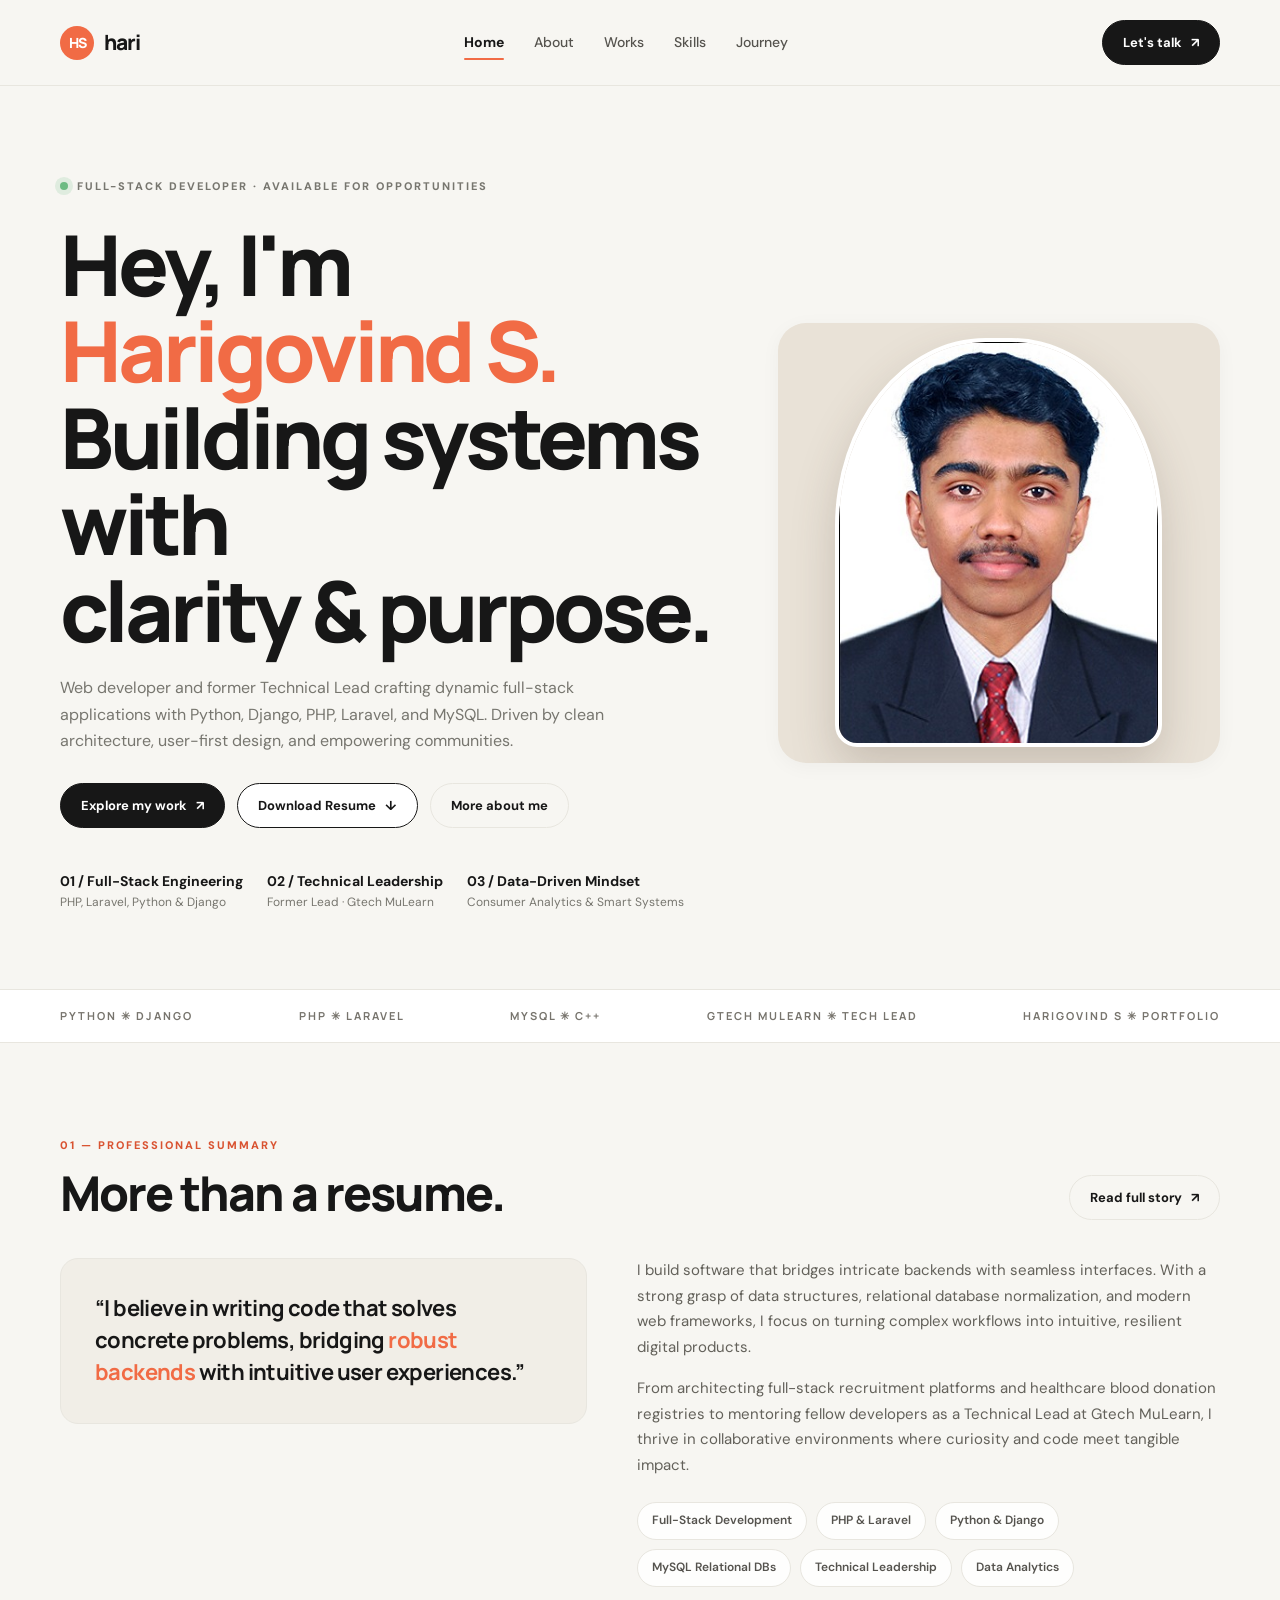
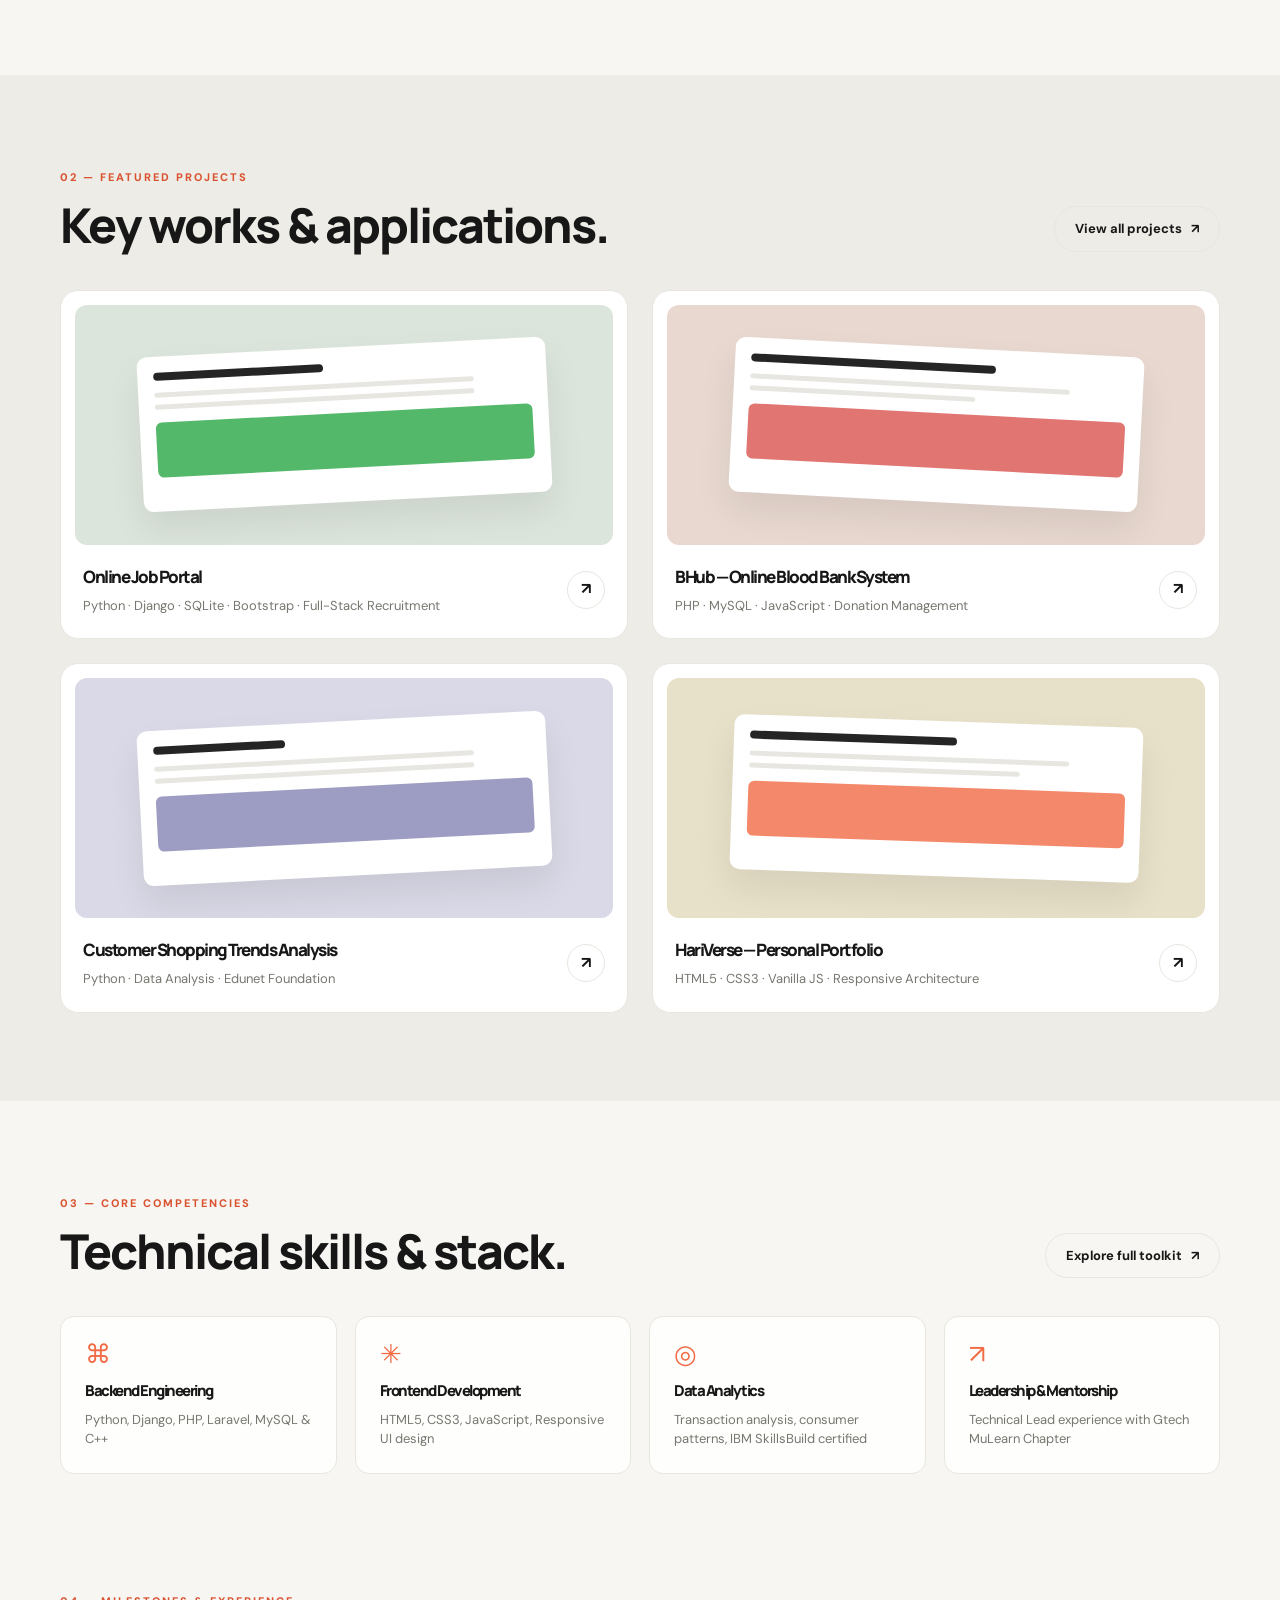
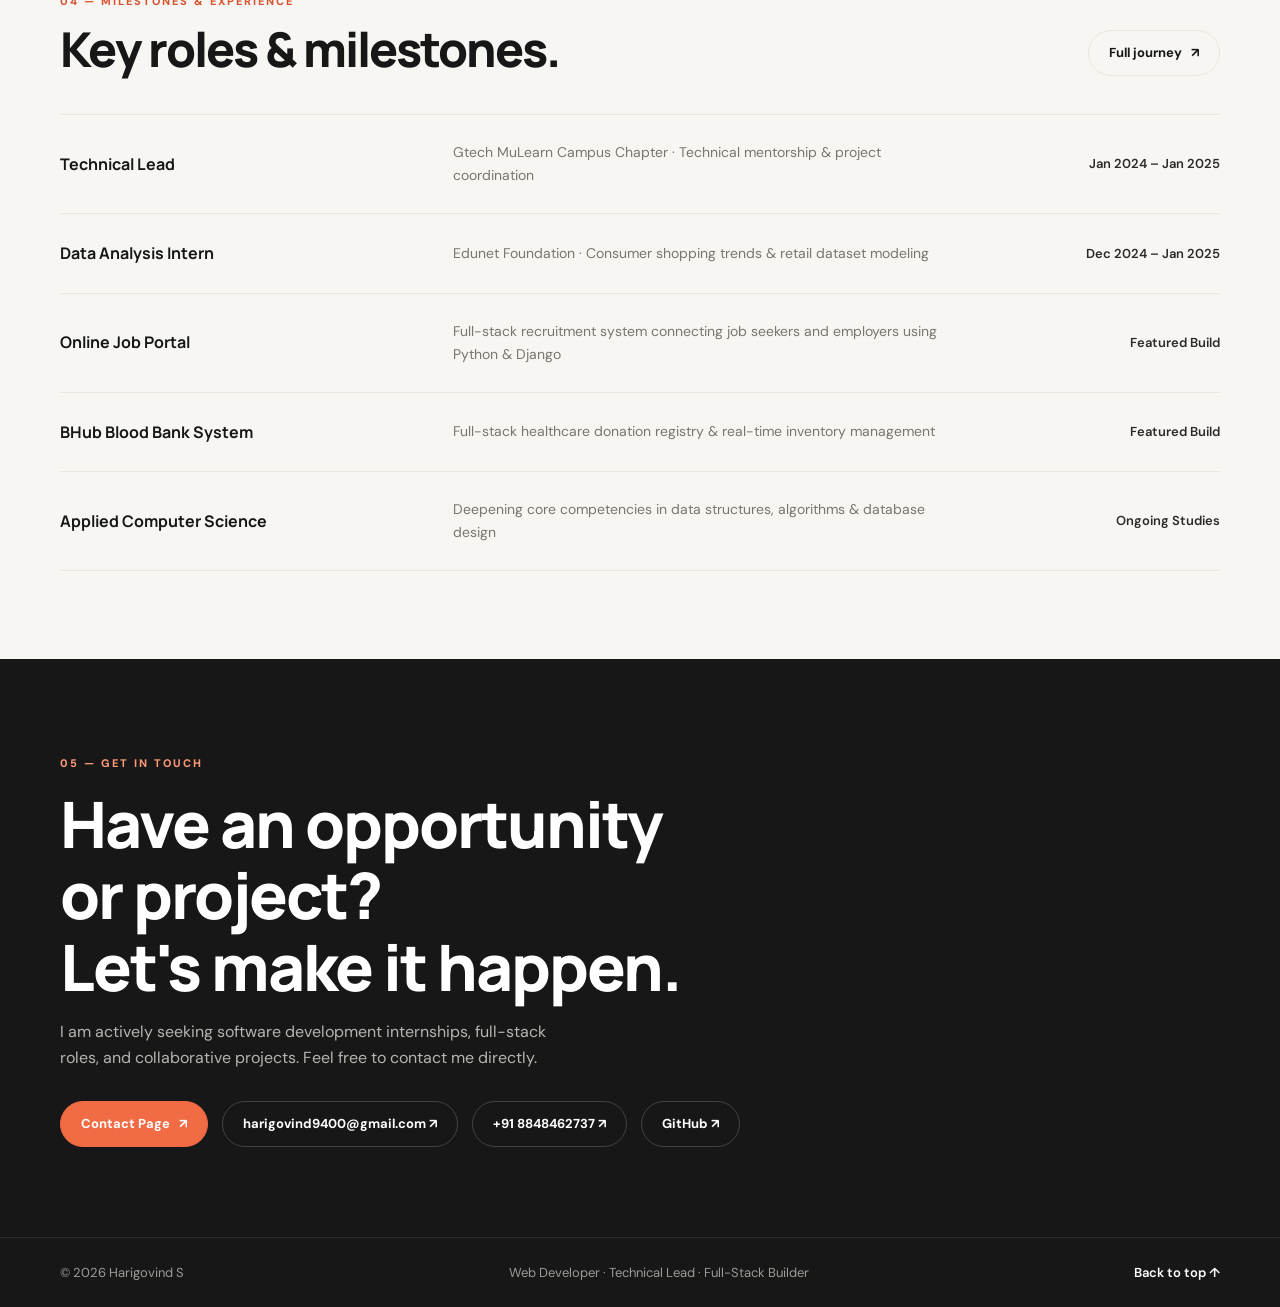
<file: index.html>
<!DOCTYPE html>
<html lang="en">
<head>
  <meta charset="UTF-8" />
  <meta name="viewport" content="width=device-width, initial-scale=1.0" />
  <meta name="description" content="Harigovind S — Web Developer, Technical Lead, and builder specializing in Python, Django, PHP, Laravel, and MySQL." />
  <meta name="theme-color" content="#f7f6f2" />
  <title>Harigovind S — Portfolio</title>
  <link rel="preconnect" href="https://fonts.googleapis.com">
  <link rel="preconnect" href="https://fonts.gstatic.com" crossorigin>
  <link href="https://fonts.googleapis.com/css2?family=DM+Sans:wght@400;500;600;700&family=Manrope:wght@400;500;600;700;800&display=swap" rel="stylesheet">
  <link rel="stylesheet" href="assets/css/styles.css">
  <script src="assets/js/script.js" defer></script>
</head>
<body>
  <header class="topbar">
    <div class="wrap nav">
      <a class="brand" href="index.html" aria-label="Harigovind home"><span class="brand-mark">HS</span>hari<span class="dot-accent"></span></a>
      <nav class="navlinks" id="navlinks" aria-label="Main navigation">
        <a href="index.html" class="active">Home</a>
        <a href="about.html">About</a>
        <a href="projects.html">Works</a>
        <a href="skills.html">Skills</a>
        <a href="experience.html">Journey</a>
      </nav>
      <a class="nav-cta" href="contact.html">Let's talk <span>↗</span></a>
      <button class="menu-btn" id="menuBtn" aria-label="Toggle navigation" aria-expanded="false">☰</button>
    </div>
  </header>

  <main>
    <section class="hero" id="home">
      <div class="wrap hero-grid">
        <div>
          <div class="eyebrow"><span class="dot"></span> Full-Stack Developer · Available for Opportunities</div>
          <h1>Hey, I'm <em>Harigovind S.</em><br>Building systems with<br>clarity &amp; purpose.</h1>
          <p class="hero-copy">Web developer and former Technical Lead crafting dynamic full-stack applications with Python, Django, PHP, Laravel, and MySQL. Driven by clean architecture, user-first design, and empowering communities.</p>
          <div class="hero-actions">
            <a class="btn" href="projects.html">Explore my work <span>↗</span></a>
            <a class="btn btn-resume" href="assets/docs/Harigovind_S_Resume.pdf" download="Harigovind_S_Resume.pdf" target="_blank">Download Resume <span>↓</span></a>
            <a class="btn btn-light" href="about.html">More about me</a>
          </div>
          <div class="hero-meta">
            <div><strong>01 / Full-Stack Engineering</strong>PHP, Laravel, Python &amp; Django</div>
            <div><strong>02 / Technical Leadership</strong>Former Lead · Gtech MuLearn</div>
            <div><strong>03 / Data-Driven Mindset</strong>Consumer Analytics &amp; Smart Systems</div>
          </div>
        </div>
        <div class="portrait-card" aria-label="Portrait photograph of Harigovind S">
          <div class="portrait-frame">
            <img src="assets/img/hari.jpg" alt="Harigovind S — Web Developer &amp; Technical Lead" class="portrait-photo">
          </div>
          
        </div>
      </div>
    </section>

    <div class="ticker">
      <div class="wrap ticker-inner">
        <span>Python ✳ Django</span>
        <span>PHP ✳ Laravel</span>
        <span>MySQL ✳ C++</span>
        <span>Gtech MuLearn ✳ Tech Lead</span>
        <span>Harigovind S ✳ Portfolio</span>
      </div>
    </div>

    <section id="about">
      <div class="wrap">
        <div class="section-head">
          <div>
            <div class="kicker">01 — Professional Summary</div>
            <h2>More than a resume.</h2>
          </div>
          <a class="btn btn-light" href="about.html">Read full story <span>↗</span></a>
        </div>
        <div class="about-grid">
          <div class="about-quote">“I believe in writing code that solves concrete problems, bridging <span>robust backends</span> with intuitive user experiences.”</div>
          <div>
            <p class="about-text">I build software that bridges intricate backends with seamless interfaces. With a strong grasp of data structures, relational database normalization, and modern web frameworks, I focus on turning complex workflows into intuitive, resilient digital products.</p>
            <p class="about-text">From architecting full-stack recruitment platforms and healthcare blood donation registries to mentoring fellow developers as a Technical Lead at Gtech MuLearn, I thrive in collaborative environments where curiosity and code meet tangible impact.</p>
            <div class="chips">
              <span class="chip">Full-Stack Development</span>
              <span class="chip">PHP &amp; Laravel</span>
              <span class="chip">Python &amp; Django</span>
              <span class="chip">MySQL Relational DBs</span>
              <span class="chip">Technical Leadership</span>
              <span class="chip">Data Analytics</span>
            </div>
          </div>
        </div>
      </div>
    </section>

    <section class="work-section" id="work">
      <div class="wrap">
        <div class="section-head">
          <div>
            <div class="kicker">02 — Featured Projects</div>
            <h2>Key works &amp; applications.</h2>
          </div>
          <a class="btn btn-light" href="projects.html">View all projects <span>↗</span></a>
        </div>
        <div class="project-grid">
          <article class="project">
            <div class="project-art art-one">
              <div class="mock-window">
                <b></b><i></i><i></i>
                <div class="mock-block" style="background:#28a745"></div>
              </div>
            </div>
            <div class="project-info">
              <div>
                <h3>Online Job Portal</h3>
                <p>Python · Django · SQLite · Bootstrap · Full-Stack Recruitment</p>
              </div>
              <a class="arrow" href="projects.html#online-job-portal" aria-label="View Online Job Portal project">↗</a>
            </div>
          </article>

          <article class="project">
            <div class="project-art art-two">
              <div class="mock-window" style="transform:rotate(3deg)">
                <b style="width:65%"></b><i></i><i style="width:60%"></i>
                <div class="mock-block" style="background:#d9534f"></div>
              </div>
            </div>
            <div class="project-info">
              <div>
                <h3>BHub — Online Blood Bank System</h3>
                <p>PHP · MySQL · JavaScript · Donation Management</p>
              </div>
              <a class="arrow" href="projects.html" aria-label="View Blood Bank System project">↗</a>
            </div>
          </article>

          <article class="project">
            <div class="project-art art-three">
              <div class="mock-window">
                <b style="width:35%"></b><i></i><i></i>
                <div class="mock-block" style="background:#8585b4"></div>
              </div>
            </div>
            <div class="project-info">
              <div>
                <h3>Customer Shopping Trends Analysis</h3>
                <p>Python · Data Analysis · Edunet Foundation</p>
              </div>
              <a class="arrow" href="projects.html" aria-label="View Shopping Trends Analysis">↗</a>
            </div>
          </article>

          <article class="project">
            <div class="project-art art-four">
              <div class="mock-window" style="transform:rotate(2deg)">
                <b style="width:55%"></b><i></i><i style="width:72%"></i>
                <div class="mock-block" style="background:#f16b45"></div>
              </div>
            </div>
            <div class="project-info">
              <div>
                <h3>HariVerse — Personal Portfolio</h3>
                <p>HTML5 · CSS3 · Vanilla JS · Responsive Architecture</p>
              </div>
              <a class="arrow" href="projects.html" aria-label="View Portfolio project">↗</a>
            </div>
          </article>
        </div>
      </div>
    </section>

    <section id="skills">
      <div class="wrap">
        <div class="section-head">
          <div>
            <div class="kicker">03 — Core Competencies</div>
            <h2>Technical skills &amp; stack.</h2>
          </div>
          <a class="btn btn-light" href="skills.html">Explore full toolkit <span>↗</span></a>
        </div>
        <div class="skills-grid">
          <div class="skill">
            <div class="symbol">⌘</div>
            <h3>Backend Engineering</h3>
            <p>Python, Django, PHP, Laravel, MySQL &amp; C++</p>
          </div>
          <div class="skill">
            <div class="symbol">✳</div>
            <h3>Frontend Development</h3>
            <p>HTML5, CSS3, JavaScript, Responsive UI design</p>
          </div>
          <div class="skill">
            <div class="symbol">◎</div>
            <h3>Data Analytics</h3>
            <p>Transaction analysis, consumer patterns, IBM SkillsBuild certified</p>
          </div>
          <div class="skill">
            <div class="symbol">↗</div>
            <h3>Leadership &amp; Mentorship</h3>
            <p>Technical Lead experience with Gtech MuLearn Chapter</p>
          </div>
        </div>
      </div>
    </section>

    <section id="experience" style="padding-top:25px">
      <div class="wrap">
        <div class="section-head">
          <div>
            <div class="kicker">04 — Milestones &amp; Experience</div>
            <h2>Key roles &amp; milestones.</h2>
          </div>
          <a class="btn btn-light" href="experience.html">Full journey <span>↗</span></a>
        </div>
        <div class="timeline">
          <div class="timeline-row">
            <strong>Technical Lead</strong>
            <span>Gtech MuLearn Campus Chapter · Technical mentorship &amp; project coordination</span>
            <span class="date">Jan 2024 – Jan 2025</span>
          </div>
          <div class="timeline-row">
            <strong>Data Analysis Intern</strong>
            <span>Edunet Foundation · Consumer shopping trends &amp; retail dataset modeling</span>
            <span class="date">Dec 2024 – Jan 2025</span>
          </div>
          <div class="timeline-row">
            <strong>Online Job Portal</strong>
            <span>Full-stack recruitment system connecting job seekers and employers using Python &amp; Django</span>
            <span class="date">Featured Build</span>
          </div>
          <div class="timeline-row">
            <strong>BHub Blood Bank System</strong>
            <span>Full-stack healthcare donation registry &amp; real-time inventory management</span>
            <span class="date">Featured Build</span>
          </div>
          <div class="timeline-row">
            <strong>Applied Computer Science</strong>
            <span>Deepening core competencies in data structures, algorithms &amp; database design</span>
            <span class="date">Ongoing Studies</span>
          </div>
        </div>
      </div>
    </section>

    <section class="contact-banner" id="contact">
      <div class="wrap">
        <div class="kicker">05 — Get in touch</div>
        <h2>Have an opportunity or project?<br>Let's make it happen.</h2>
        <p>I am actively seeking software development internships, full-stack roles, and collaborative projects. Feel free to contact me directly.</p>
        <div class="contact-links">
          <a class="btn btn-accent" href="contact.html">Contact Page <span>↗</span></a>
          
          <a class="btn btn-light" href="mailto:harigovind9400@gmail.com">harigovind9400@gmail.com ↗</a>
          <a class="btn btn-light" href="tel:+918848462737">+91 8848462737 ↗</a>
          <a class="btn btn-light" href="https://github.com/harigovinds04" target="_blank" rel="noreferrer">GitHub ↗</a>
        </div>
      </div>
    </section>
  </main>

  <footer>
    <div class="wrap footer-inner">
      <span>© <span id="year"></span> Harigovind S</span>
      <span>Web Developer · Technical Lead · Full-Stack Builder</span>
      <a href="#home">Back to top ↑</a>
    </div>
  </footer>
</body>
</html>
</file>
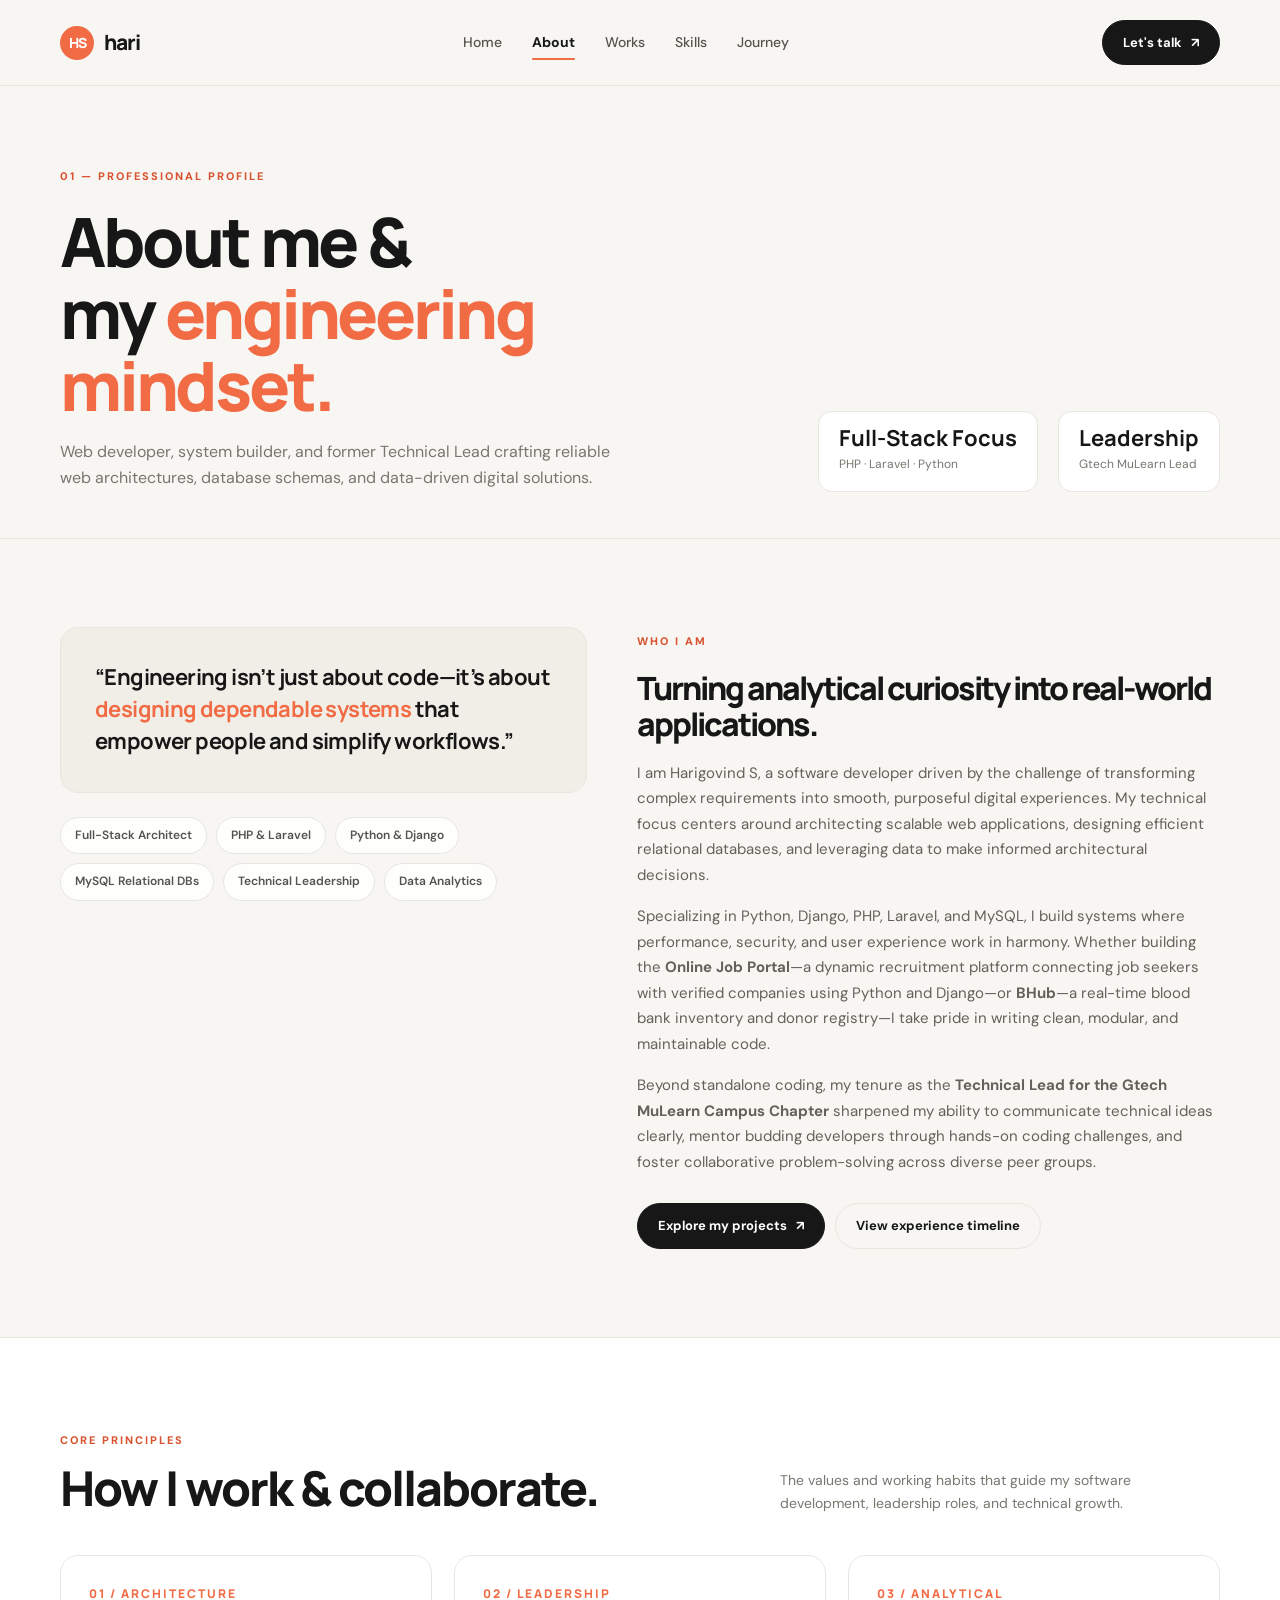
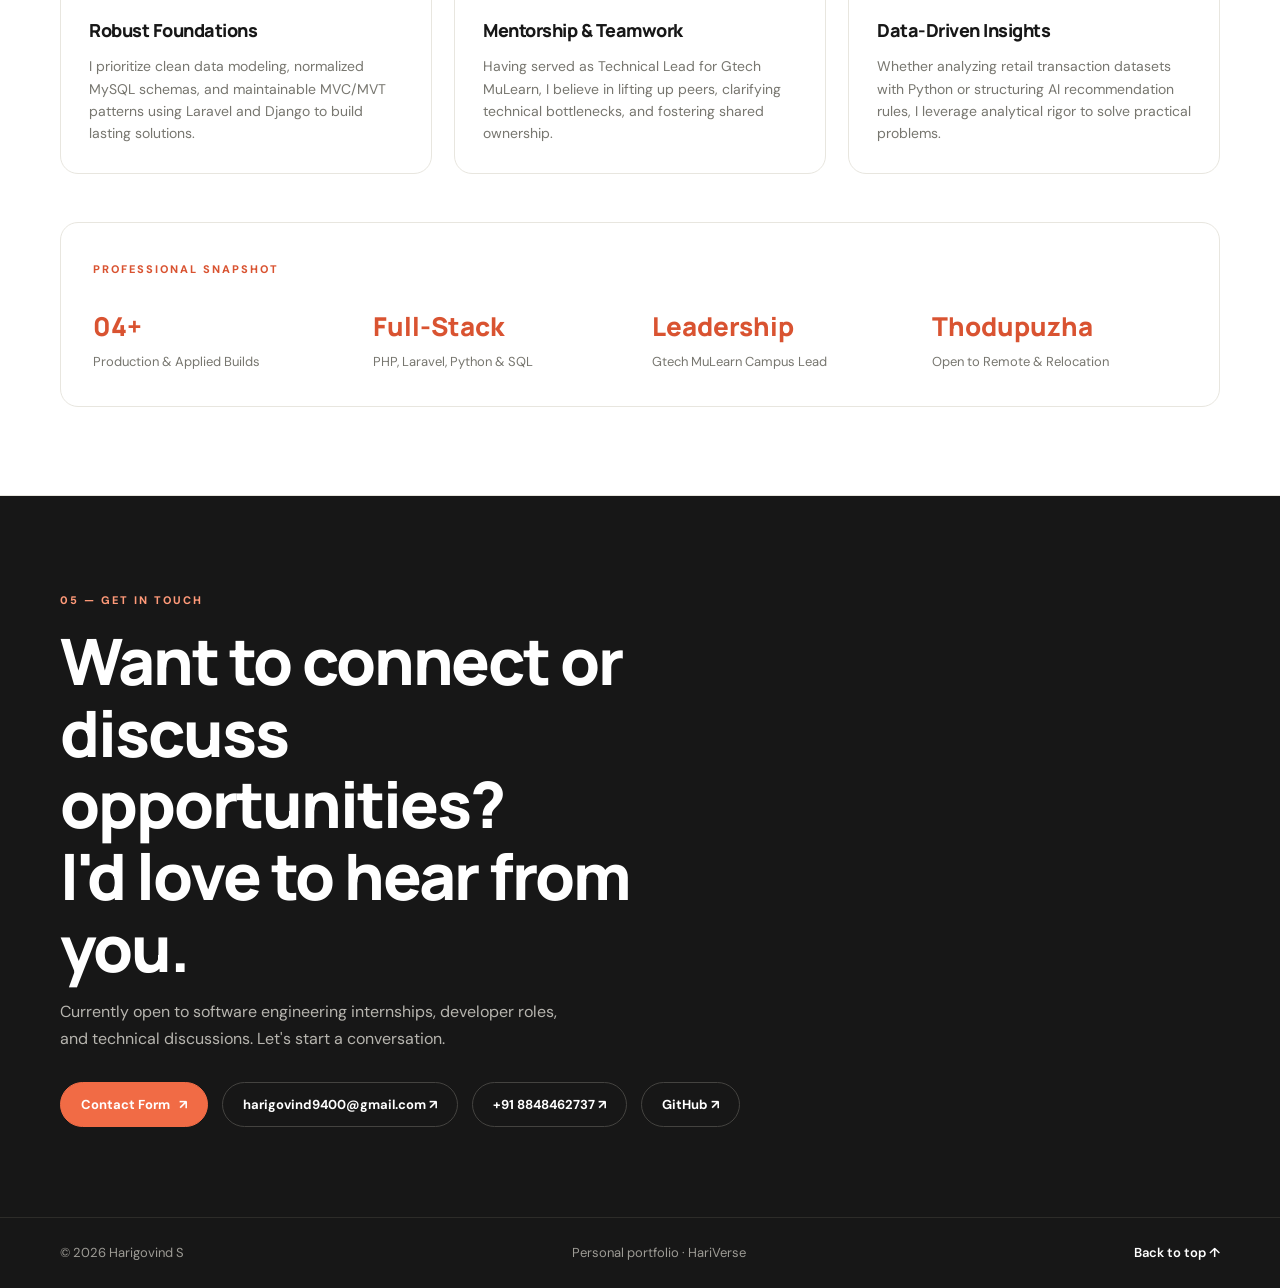
<file: about.html>
<!DOCTYPE html>
<html lang="en">
<head>
  <meta charset="UTF-8">
  <meta name="viewport" content="width=device-width, initial-scale=1.0">
  <meta name="description" content="Learn more about Harigovind S — Web developer, Technical Lead, and builder specializing in full-stack web systems.">
  <meta name="theme-color" content="#f7f6f2">
  <title>About — Harigovind S</title>
  <link rel="preconnect" href="https://fonts.googleapis.com">
  <link rel="preconnect" href="https://fonts.gstatic.com" crossorigin>
  <link href="https://fonts.googleapis.com/css2?family=DM+Sans:wght@400;500;600;700&family=Manrope:wght@400;500;600;700;800&display=swap" rel="stylesheet">
  <link rel="stylesheet" href="assets/css/styles.css">
  <script src="assets/js/script.js" defer></script>
</head>
<body>
  <header class="topbar">
    <div class="wrap nav">
      <a class="brand" href="index.html" aria-label="Harigovind home"><span class="brand-mark">HS</span>hari<span class="dot-accent"></span></a>
      <nav class="navlinks" id="navlinks" aria-label="Main navigation">
        <a href="index.html">Home</a>
        <a href="about.html" class="active">About</a>
        <a href="projects.html">Works</a>
        <a href="skills.html">Skills</a>
        <a href="experience.html">Journey</a>
        
      </nav>
      <a class="nav-cta" href="contact.html">Let's talk <span>↗</span></a>
      <button class="menu-btn" id="menuBtn" aria-label="Toggle navigation" aria-expanded="false">☰</button>
    </div>
  </header>

  <main>
    <section class="page-intro">
      <div class="wrap">
        <div class="page-intro-grid">
          <div>
            <div class="kicker">01 — Professional Profile</div>
            <h1>About me &amp;<br>my <em>engineering mindset.</em></h1>
            <p class="page-intro-copy">Web developer, system builder, and former Technical Lead crafting reliable web architectures, database schemas, and data-driven digital solutions.</p>
          </div>
          <div class="page-intro-stats">
            <div class="stat-pill">
              <strong>Full-Stack Focus</strong>
              <span>PHP · Laravel · Python</span>
            </div>
            <div class="stat-pill">
              <strong>Leadership</strong>
              <span>Gtech MuLearn Lead</span>
            </div>
          </div>
        </div>
      </div>
    </section>

    <!-- Narrative & Quote Section -->
    <section id="story">
      <div class="wrap">
        <div class="about-grid">
          <div>
            
            <div class="about-quote">
              “Engineering isn’t just about code—it’s about <span>designing dependable systems</span> that empower people and simplify workflows.”
            </div>
            <div class="chips" style="margin-top: 24px;">
              <span class="chip">Full-Stack Architect</span>
              <span class="chip">PHP &amp; Laravel</span>
              <span class="chip">Python &amp; Django</span>
              <span class="chip">MySQL Relational DBs</span>
              <span class="chip">Technical Leadership</span>
              <span class="chip">Data Analytics</span>
            </div>
          </div>
          <div>
            <div class="kicker" style="margin-bottom: 12px;">Who I am</div>
            <h2 style="font-size: 32px; margin-bottom: 18px;">Turning analytical curiosity into real-world applications.</h2>
            <p class="about-text">
              I am Harigovind S, a software developer driven by the challenge of transforming complex requirements into smooth, purposeful digital experiences. My technical focus centers around architecting scalable web applications, designing efficient relational databases, and leveraging data to make informed architectural decisions.
            </p>
            <p class="about-text">
              Specializing in Python, Django, PHP, Laravel, and MySQL, I build systems where performance, security, and user experience work in harmony. Whether building the <strong>Online Job Portal</strong>—a dynamic recruitment platform connecting job seekers with verified companies using Python and Django—or <strong>BHub</strong>—a real-time blood bank inventory and donor registry—I take pride in writing clean, modular, and maintainable code.
            </p>
            <p class="about-text">
              Beyond standalone coding, my tenure as the <strong>Technical Lead for the Gtech MuLearn Campus Chapter</strong> sharpened my ability to communicate technical ideas clearly, mentor budding developers through hands-on coding challenges, and foster collaborative problem-solving across diverse peer groups.
            </p>
            <div style="margin-top: 28px; display: flex; flex-wrap: wrap; gap: 10px;">
              <a class="btn" href="projects.html">Explore my projects <span>↗</span></a>
              
              <a class="btn btn-light" href="experience.html">View experience timeline</a>
            </div>
          </div>
        </div>
      </div>
    </section>

    <!-- Core Values Section -->
    <section style="background: var(--surface); border-top: 1px solid var(--line); border-bottom: 1px solid var(--line);">
      <div class="wrap">
        <div class="section-head">
          <div>
            <div class="kicker">Core Principles</div>
            <h2>How I work &amp; collaborate.</h2>
          </div>
          <p class="section-intro">The values and working habits that guide my software development, leadership roles, and technical growth.</p>
        </div>

        <div class="values-grid">
          <div class="value-card">
            <span class="value-number">01 / ARCHITECTURE</span>
            <h3>Robust Foundations</h3>
            <p>I prioritize clean data modeling, normalized MySQL schemas, and maintainable MVC/MVT patterns using Laravel and Django to build lasting solutions.</p>
          </div>
          <div class="value-card">
            <span class="value-number">02 / LEADERSHIP</span>
            <h3>Mentorship &amp; Teamwork</h3>
            <p>Having served as Technical Lead for Gtech MuLearn, I believe in lifting up peers, clarifying technical bottlenecks, and fostering shared ownership.</p>
          </div>
          <div class="value-card">
            <span class="value-number">03 / ANALYTICAL</span>
            <h3>Data-Driven Insights</h3>
            <p>Whether analyzing retail transaction datasets with Python or structuring AI recommendation rules, I leverage analytical rigor to solve practical problems.</p>
          </div>
        </div>

        <!-- Quick Facts Box -->
        <div class="quick-facts-box">
          <div class="kicker">Professional Snapshot</div>
          <div class="facts-grid">
            <div class="fact-item">
              <strong>04+</strong>
              <span>Production &amp; Applied Builds</span>
            </div>
            <div class="fact-item">
              <strong>Full-Stack</strong>
              <span>PHP, Laravel, Python &amp; SQL</span>
            </div>
            <div class="fact-item">
              <strong>Leadership</strong>
              <span>Gtech MuLearn Campus Lead</span>
            </div>
            <div class="fact-item">
              <strong>Thodupuzha</strong>
              <span>Open to Remote &amp; Relocation</span>
            </div>
          </div>
        </div>
      </div>
    </section>

    <!-- Contact Banner -->
    <section class="contact-banner" id="contact">
      <div class="wrap">
        <div class="kicker">05 — Get in touch</div>
        <h2>Want to connect or discuss opportunities?<br>I'd love to hear from you.</h2>
        <p>Currently open to software engineering internships, developer roles, and technical discussions. Let's start a conversation.</p>
        <div class="contact-links">
          <a class="btn btn-accent" href="contact.html">Contact Form <span>↗</span></a>
          <a class="btn btn-light" href="mailto:harigovind9400@gmail.com">harigovind9400@gmail.com ↗</a>
          <a class="btn btn-light" href="tel:+918848462737">+91 8848462737 ↗</a>
          <a class="btn btn-light" href="https://github.com/harigovinds04" target="_blank" rel="noopener noreferrer">GitHub ↗</a>
        </div>
      </div>
    </section>
  </main>

  <footer>
    <div class="wrap footer-inner">
      <span>© <span id="year"></span> Harigovind S</span>
      <span>Personal portfolio · HariVerse</span>
      <a href="#story">Back to top ↑</a>
    </div>
  </footer>
</body>
</html>
</file>
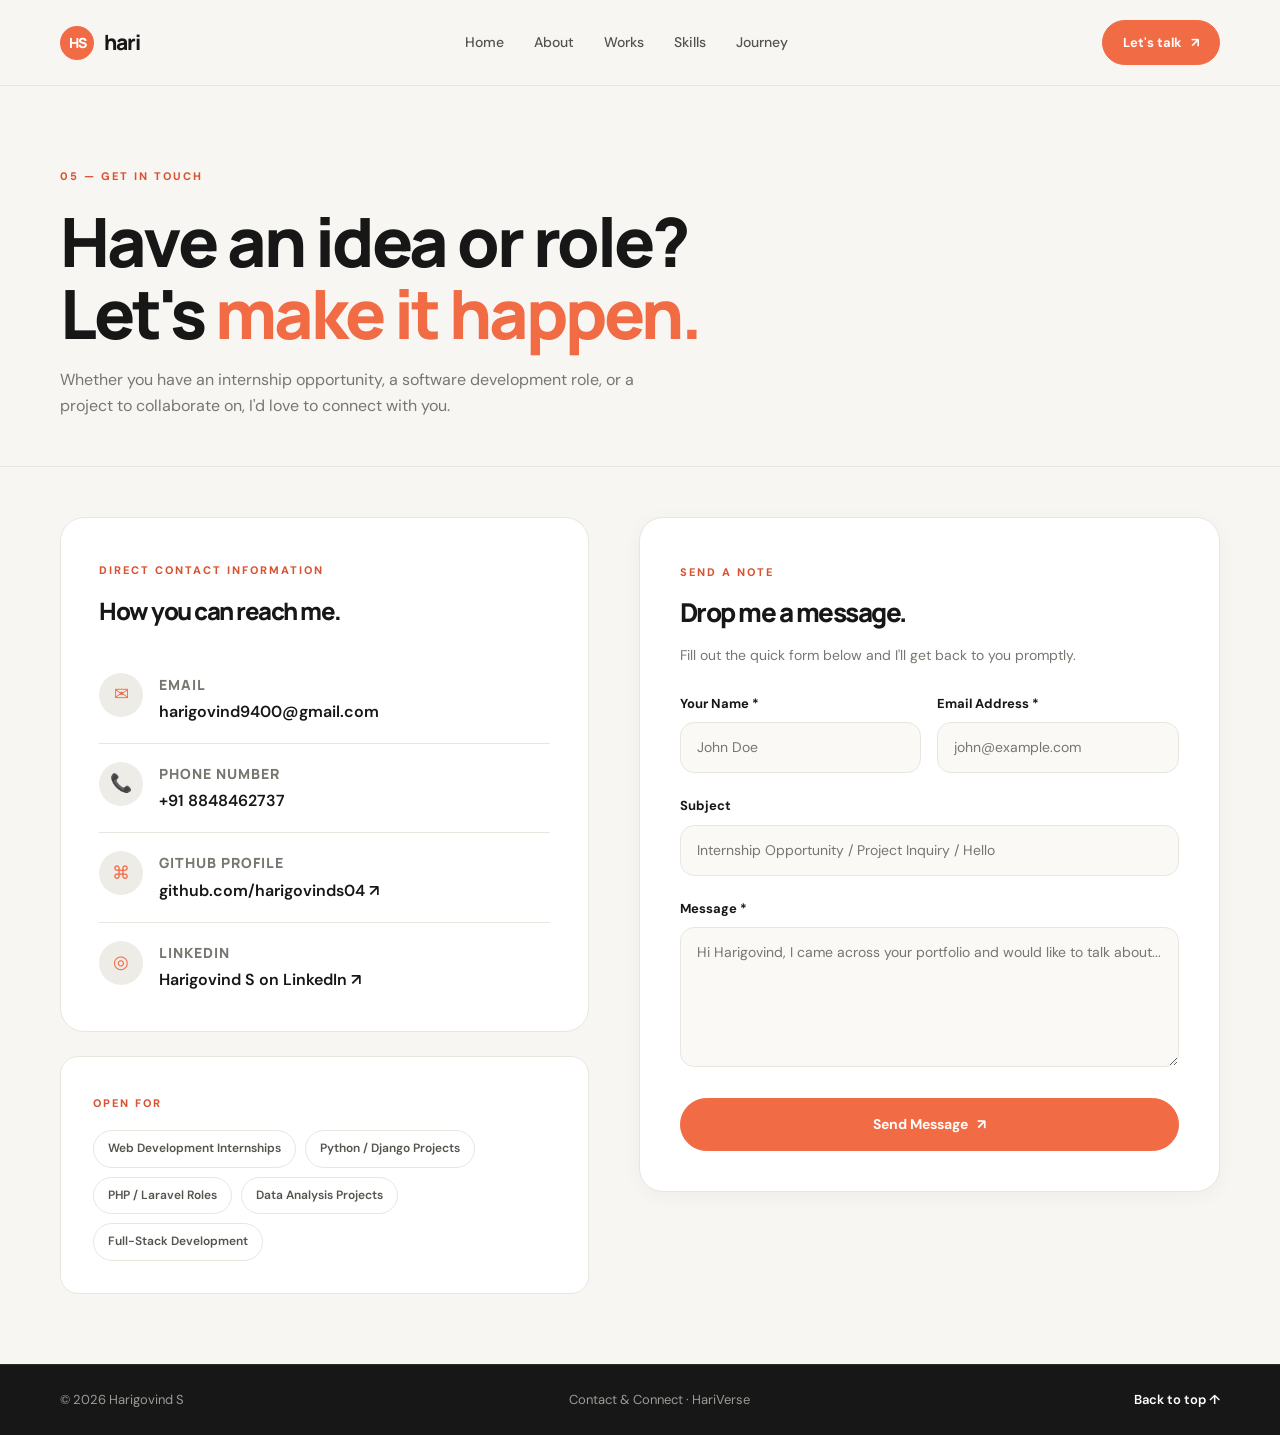
<file: contact.html>
<!DOCTYPE html>
<html lang="en">
<head>
  <meta charset="UTF-8">
  <meta name="viewport" content="width=device-width, initial-scale=1.0">
  <meta name="description" content="Get in touch with Harigovind S — email harigovind9400@gmail.com, phone 8848462737, GitHub, and location details.">
  <meta name="theme-color" content="#f7f6f2">
  <title>Contact & Connect — Harigovind S</title>
  <link rel="preconnect" href="https://fonts.googleapis.com">
  <link rel="preconnect" href="https://fonts.gstatic.com" crossorigin>
  <link href="https://fonts.googleapis.com/css2?family=DM+Sans:wght@400;500;600;700&family=Manrope:wght@400;500;600;700;800&display=swap" rel="stylesheet">
  <link rel="stylesheet" href="assets/css/styles.css">
  <script src="assets/js/script.js" defer></script>
</head>
<body>
  <header class="topbar">
    <div class="wrap nav">
      <a class="brand" href="index.html" aria-label="Harigovind home"><span class="brand-mark">HS</span>hari<span class="dot-accent"></span></a>
      <nav class="navlinks" id="navlinks" aria-label="Main navigation">
        <a href="index.html">Home</a>
        <a href="about.html">About</a>
        <a href="projects.html">Works</a>
        <a href="skills.html">Skills</a>
        <a href="experience.html">Journey</a>
        
      </nav>
      <a class="nav-cta btn-accent" href="contact.html">Let's talk <span>↗</span></a>
      <button class="menu-btn" id="menuBtn" aria-label="Toggle navigation" aria-expanded="false">☰</button>
    </div>
  </header>

  <main>
    <section class="page-intro">
      <div class="wrap">
        <div class="page-intro-grid">
          <div>
            <div class="kicker">05 — Get In Touch</div>
            <h1>Have an idea or role?<br>Let's <em>make it happen.</em></h1>
            <p class="page-intro-copy">Whether you have an internship opportunity, a software development role, or a project to collaborate on, I'd love to connect with you.</p>
          </div>
          
          </div>
        </div>
      </div>
    </section>

    <section id="contact-content" style="padding-top: 50px; padding-bottom: 70px;">
      <div class="wrap">
        <div class="contact-grid">
          
          <!-- Contact Methods Card -->
          <div>
            <div class="contact-info-card">
              <div class="kicker" style="margin-bottom: 12px;">Direct Contact Information</div>
              <h3 style="font-size: 24px; margin-bottom: 24px;">How you can reach me.</h3>

              <div class="contact-method">
                <div class="contact-method-icon">✉</div>
                <div>
                  <h4>Email</h4>
                  <a href="mailto:harigovind9400@gmail.com">harigovind9400@gmail.com</a>
                </div>
              </div>

              <div class="contact-method">
                <div class="contact-method-icon">📞</div>
                <div>
                  <h4>Phone Number</h4>
                  <a href="tel:+918848462737">+91 8848462737</a>
                </div>
              </div>

              <div class="contact-method">
                <div class="contact-method-icon">⌘</div>
                <div>
                  <h4>GitHub Profile</h4>
                  <a href="https://github.com/harigovinds04" target="_blank" rel="noopener noreferrer">github.com/harigovinds04 ↗</a>
                </div>
              </div>

              <div class="contact-method">
                <div class="contact-method-icon">◎</div>
                <div>
                  <h4>LinkedIn</h4>
                  <a href="https://www.linkedin.com/" target="_blank" rel="noopener noreferrer">Harigovind S on LinkedIn ↗</a>
                </div>
              </div>

              
            </div>

            <!-- Opportunities Box -->
            <div class="quick-facts-box" style="margin-top: 24px;">
              <div class="kicker">Open For</div>
              <div class="chips" style="margin-top: 14px;">
                <span class="chip">Web Development Internships</span>
                <span class="chip">Python / Django Projects</span>
                <span class="chip">PHP / Laravel Roles</span>
                <span class="chip">Data Analysis Projects</span>
                <span class="chip">Full-Stack Development</span>
              </div>
            </div>
          </div>

          <!-- Contact Form -->
          <div>
            <div class="contact-form-wrap">
              <div class="kicker" style="margin-bottom: 10px;">Send a Note</div>
              <h3 style="font-size: 26px; margin-bottom: 10px;">Drop me a message.</h3>
              <p style="color: var(--muted); font-size: 14px; margin-bottom: 26px;">
                Fill out the quick form below and I'll get back to you promptly.
              </p>

              <form id="form" action="https://api.web3forms.com/submit" method="POST">
                <input type="hidden" name="access_key" value="87e90910-c5d8-47c5-ac95-fb0a94738c1f">
                <div class="form-row">
                  <div class="form-group">
                    <label for="name">Your Name *</label>
                    <input type="text" id="name" name="name" placeholder="John Doe" required>
                  </div>
                  <div class="form-group">
                    <label for="email">Email Address *</label>
                    <input type="email" id="email" name="email" placeholder="john@example.com" required>
                  </div>
                </div>

                <div class="form-group">
                  <label for="subject">Subject</label>
                  <input type="text" id="subject" name="subject" placeholder="Internship Opportunity / Project Inquiry / Hello">
                </div>

                <div class="form-group">
                  <label for="message">Message *</label>
                  <textarea id="message" name="message" placeholder="Hi Harigovind, I came across your portfolio and would like to talk about..." required></textarea>
                </div>

                <button type="submit" class="btn btn-accent" style="width: 100%; padding: 14px; font-size: 14px;">
                  Send Message <span>↗</span>
                </button>

                <div id="formStatus" class="form-status"></div>
              </form>
            </div>
          </div>

        </div>
      </div>
    </section>
  </main>

  <footer>
    <div class="wrap footer-inner">
      <span>© <span id="year"></span> Harigovind S</span>
      <span>Contact &amp; Connect · HariVerse</span>
      <a href="#contact-content">Back to top ↑</a>
    </div>
  </footer>
</body>
</html>
</file>
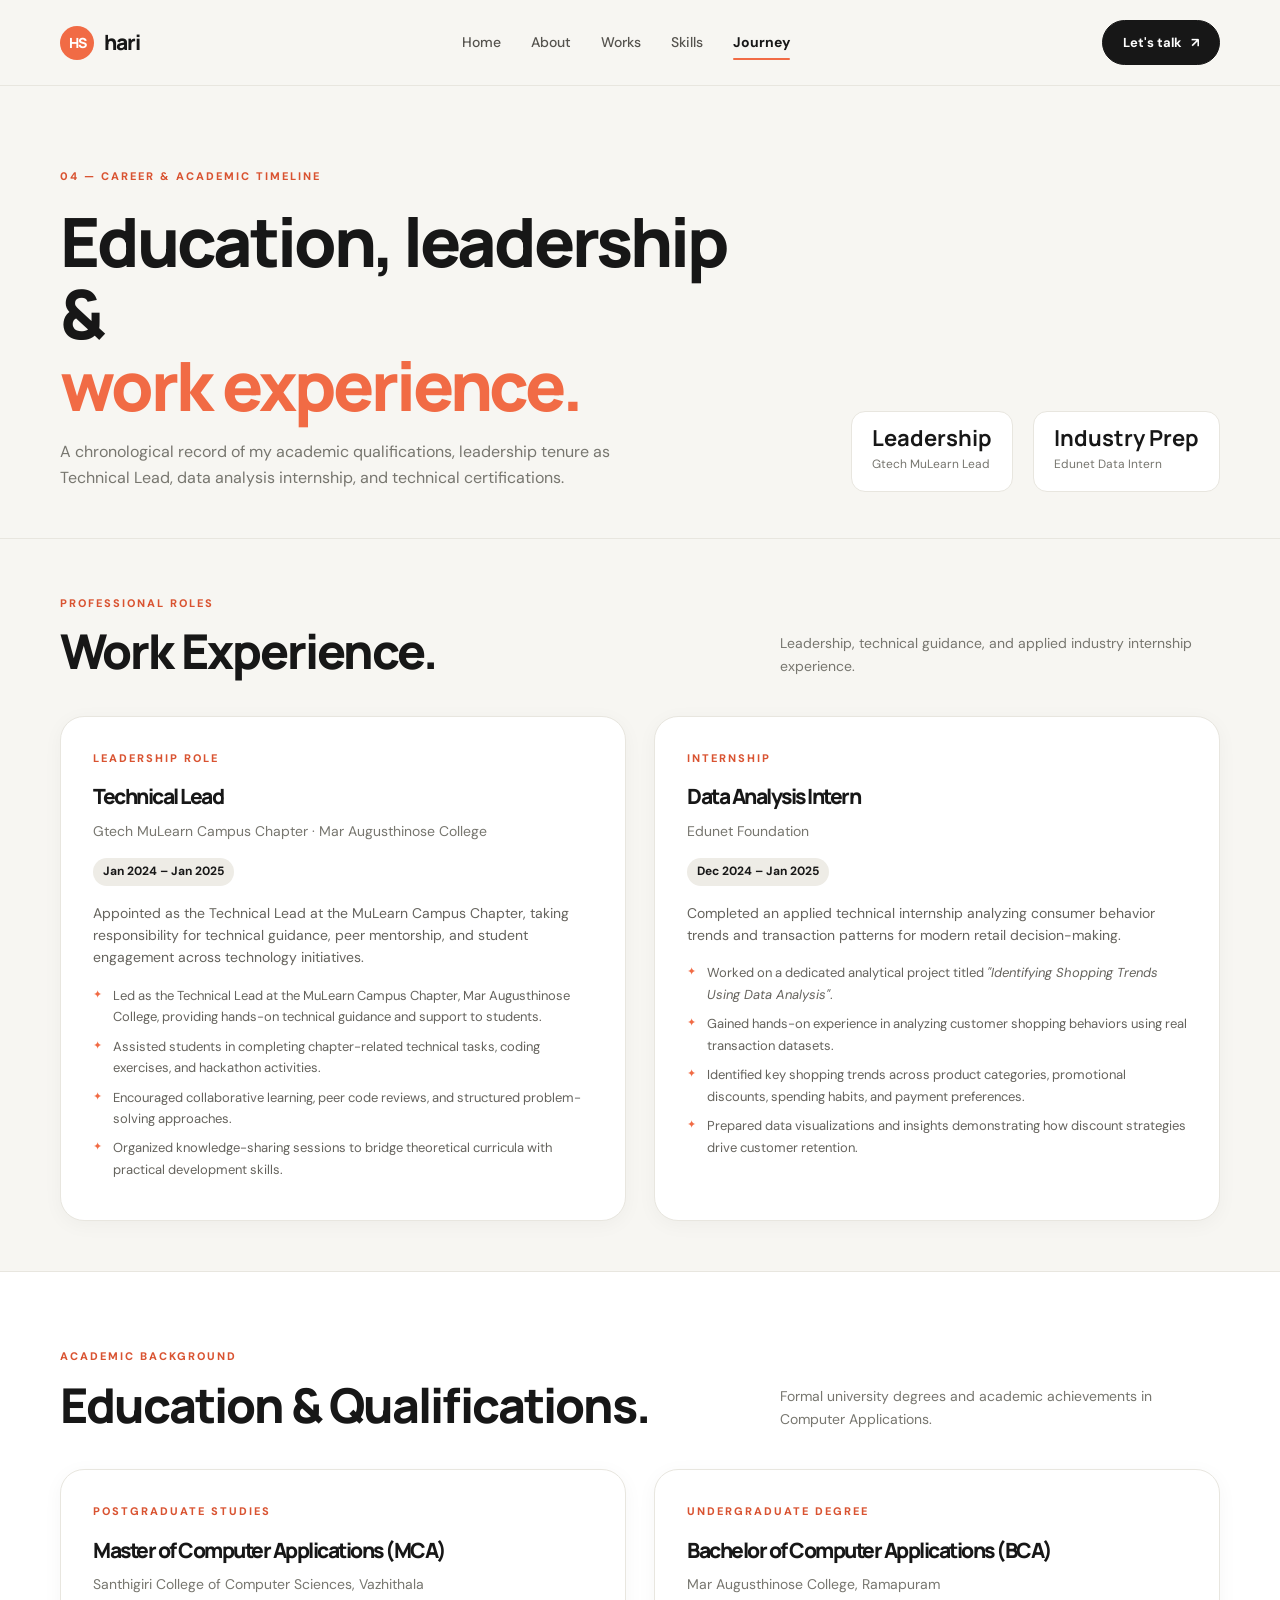
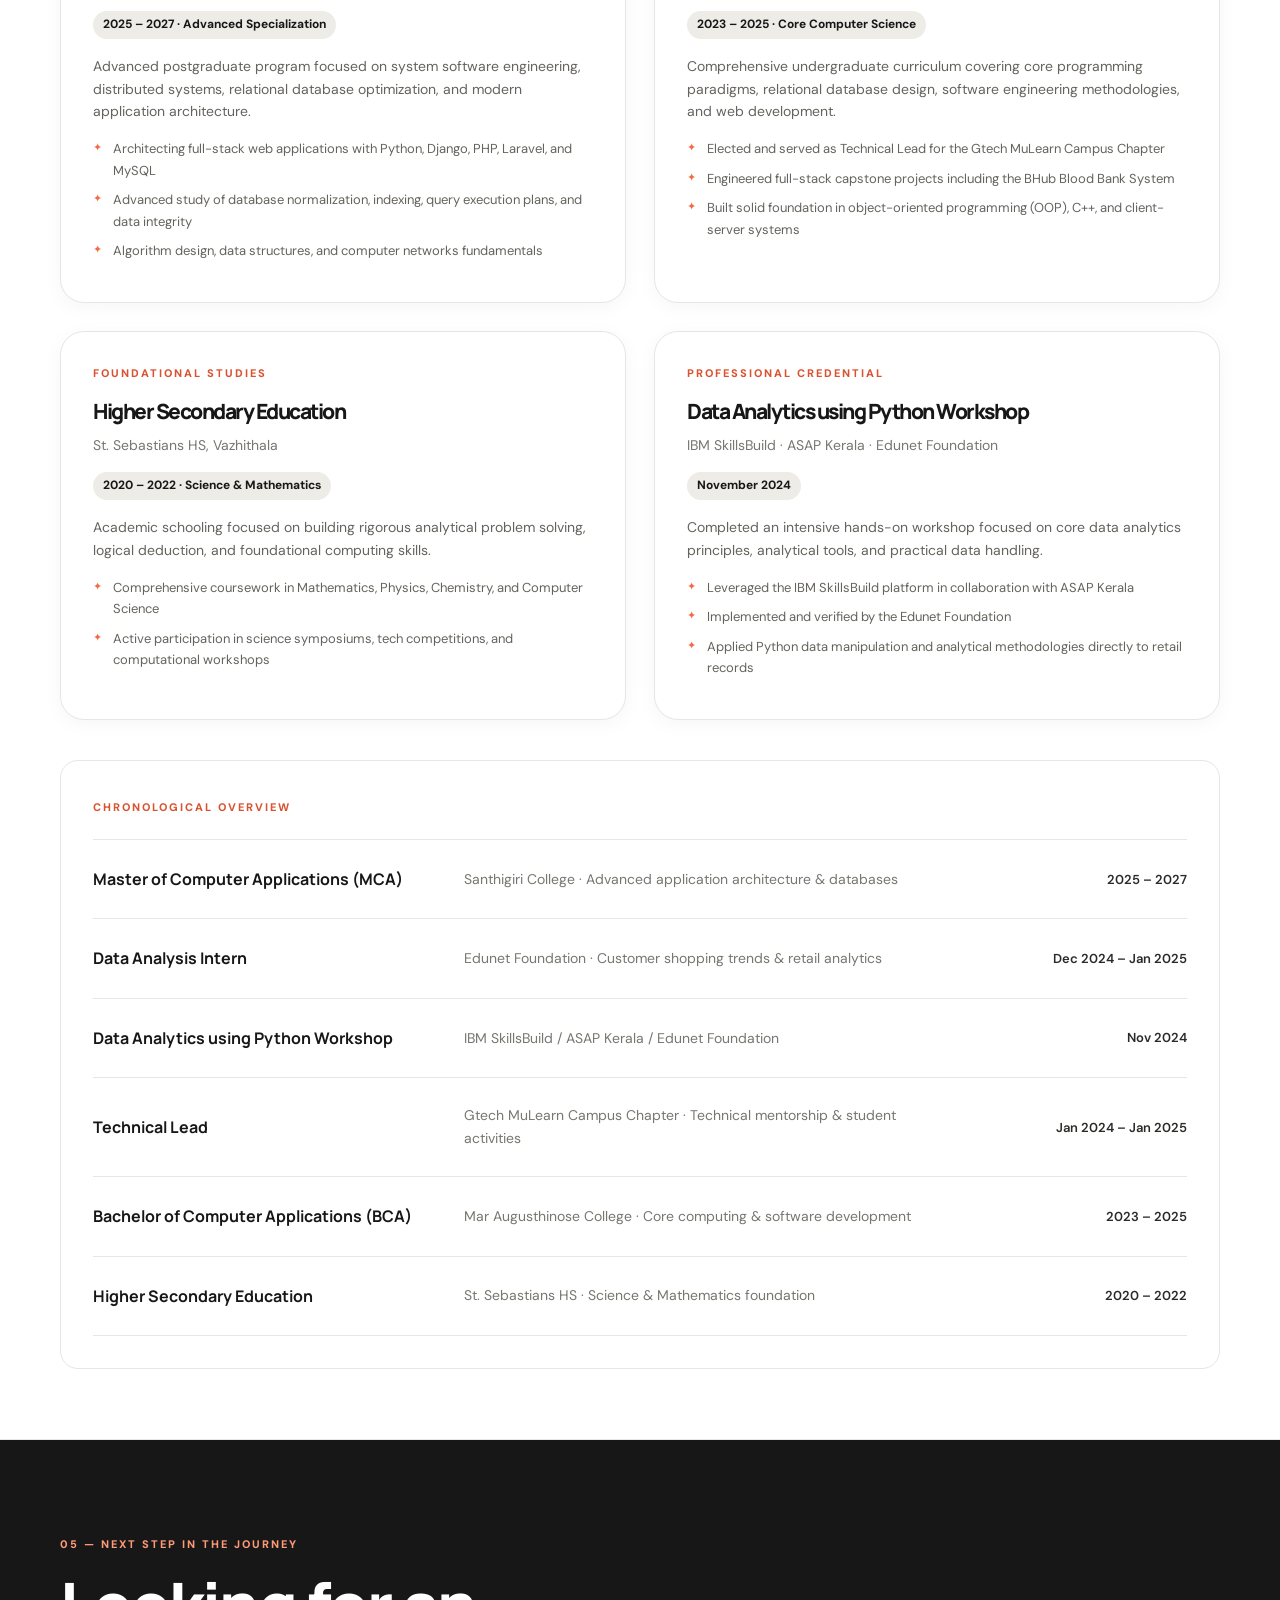
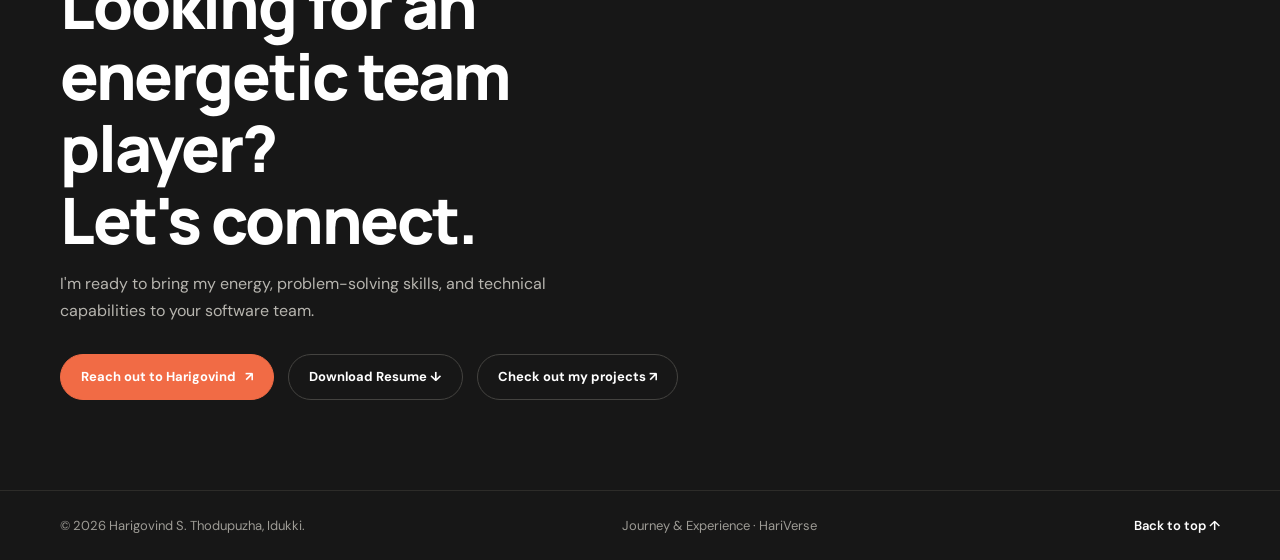
<file: experience.html>
<!DOCTYPE html>
<html lang="en">
<head>
  <meta charset="UTF-8">
  <meta name="viewport" content="width=device-width, initial-scale=1.0">
  <meta name="description" content="Harigovind S — Education, Work Experience (Technical Lead & Data Analysis Intern), and Certifications.">
  <meta name="theme-color" content="#f7f6f2">
  <title>Journey & Experience — Harigovind S</title>
  <link rel="preconnect" href="https://fonts.googleapis.com">
  <link rel="preconnect" href="https://fonts.gstatic.com" crossorigin>
  <link href="https://fonts.googleapis.com/css2?family=DM+Sans:wght@400;500;600;700&family=Manrope:wght@400;500;600;700;800&display=swap" rel="stylesheet">
  <link rel="stylesheet" href="assets/css/styles.css">
  <script src="assets/js/script.js" defer></script>
</head>
<body>
  <header class="topbar">
    <div class="wrap nav">
      <a class="brand" href="index.html" aria-label="Harigovind home"><span class="brand-mark">HS</span>hari<span class="dot-accent"></span></a>
      <nav class="navlinks" id="navlinks" aria-label="Main navigation">
        <a href="index.html">Home</a>
        <a href="about.html">About</a>
        <a href="projects.html">Works</a>
        <a href="skills.html">Skills</a>
        <a href="experience.html" class="active">Journey</a>
        
      </nav>
      <a class="nav-cta" href="contact.html">Let's talk <span>↗</span></a>
      <button class="menu-btn" id="menuBtn" aria-label="Toggle navigation" aria-expanded="false">☰</button>
    </div>
  </header>

  <main>
    <section class="page-intro">
      <div class="wrap">
        <div class="page-intro-grid">
          <div>
            <div class="kicker">04 — Career &amp; Academic Timeline</div>
            <h1>Education, leadership &amp;<br><em>work experience.</em></h1>
            <p class="page-intro-copy">A chronological record of my academic qualifications, leadership tenure as Technical Lead, data analysis internship, and technical certifications.</p>
          </div>
          <div class="page-intro-stats">
            
            <div class="stat-pill">
              <strong>Leadership</strong>
              <span>Gtech MuLearn Lead</span>
            </div>
            <div class="stat-pill">
              <strong>Industry Prep</strong>
              <span>Edunet Data Intern</span>
            </div>
          </div>
        </div>
      </div>
    </section>

    <!-- Work Experience Section -->
    <section id="work-experience" style="padding-top: 50px; padding-bottom: 50px;">
      <div class="wrap">
        <div class="section-head">
          <div>
            <div class="kicker">Professional Roles</div>
            <h2>Work Experience.</h2>
          </div>
          <p class="section-intro">Leadership, technical guidance, and applied industry internship experience.</p>
        </div>

        <div class="journey-grid">
          <!-- Role 1: Technical Lead -->
          <article class="journey-card">
            <span class="journey-type">Leadership Role</span>
            <h3>Technical Lead</h3>
            <span class="journey-inst">Gtech MuLearn Campus Chapter · Mar Augusthinose College</span>
            <span class="journey-date">Jan 2024 – Jan 2025</span>
            <p>
              Appointed as the Technical Lead at the MuLearn Campus Chapter, taking responsibility for technical guidance, peer mentorship, and student engagement across technology initiatives.
            </p>
            <ul class="journey-bullets">
              <li>Led as the Technical Lead at the MuLearn Campus Chapter, Mar Augusthinose College, providing hands-on technical guidance and support to students.</li>
              <li>Assisted students in completing chapter-related technical tasks, coding exercises, and hackathon activities.</li>
              <li>Encouraged collaborative learning, peer code reviews, and structured problem-solving approaches.</li>
              <li>Organized knowledge-sharing sessions to bridge theoretical curricula with practical development skills.</li>
            </ul>
          </article>

          <!-- Role 2: Data Analysis Intern -->
          <article class="journey-card">
            <span class="journey-type">Internship</span>
            <h3>Data Analysis Intern</h3>
            <span class="journey-inst">Edunet Foundation</span>
            <span class="journey-date">Dec 2024 – Jan 2025</span>
            <p>
              Completed an applied technical internship analyzing consumer behavior trends and transaction patterns for modern retail decision-making.
            </p>
            <ul class="journey-bullets">
              <li>Worked on a dedicated analytical project titled <em>"Identifying Shopping Trends Using Data Analysis"</em>.</li>
              <li>Gained hands-on experience in analyzing customer shopping behaviors using real transaction datasets.</li>
              <li>Identified key shopping trends across product categories, promotional discounts, spending habits, and payment preferences.</li>
              <li>Prepared data visualizations and insights demonstrating how discount strategies drive customer retention.</li>
            </ul>
          </article>
        </div>
      </div>
    </section>

    <!-- Education Section -->
    <section id="education" style="background: var(--surface); border-top: 1px solid var(--line); border-bottom: 1px solid var(--line); padding: 70px 0;">
      <div class="wrap">
        <div class="section-head">
          <div>
            <div class="kicker">Academic Background</div>
            <h2>Education &amp; Qualifications.</h2>
          </div>
          <p class="section-intro">Formal university degrees and academic achievements in Computer Applications.</p>
        </div>

        <div class="journey-grid">
          <!-- Edu 1: MCA -->
          <article class="journey-card">
            <span class="journey-type">Postgraduate Studies</span>
            <h3>Master of Computer Applications (MCA)</h3>
            <span class="journey-inst">Santhigiri College of Computer Sciences, Vazhithala</span>
            <span class="journey-date">2025 – 2027 · Advanced Specialization</span>
            <p>
              Advanced postgraduate program focused on system software engineering, distributed systems, relational database optimization, and modern application architecture.
            </p>
            <ul class="journey-bullets">
              <li>Architecting full-stack web applications with Python, Django, PHP, Laravel, and MySQL</li>
              <li>Advanced study of database normalization, indexing, query execution plans, and data integrity</li>
              <li>Algorithm design, data structures, and computer networks fundamentals</li>
            </ul>
          </article>

          <!-- Edu 2: BCA -->
          <article class="journey-card">
            <span class="journey-type">Undergraduate Degree</span>
            <h3>Bachelor of Computer Applications (BCA)</h3>
            <span class="journey-inst">Mar Augusthinose College, Ramapuram</span>
            <span class="journey-date">2023 – 2025 · Core Computer Science</span>
            <p>
              Comprehensive undergraduate curriculum covering core programming paradigms, relational database design, software engineering methodologies, and web development.
            </p>
            <ul class="journey-bullets">
              <li>Elected and served as Technical Lead for the Gtech MuLearn Campus Chapter</li>
              <li>Engineered full-stack capstone projects including the BHub Blood Bank System</li>
              <li>Built solid foundation in object-oriented programming (OOP), C++, and client-server systems</li>
            </ul>
          </article>

          <!-- Edu 3: Higher Secondary -->
          <article class="journey-card">
            <span class="journey-type">Foundational Studies</span>
            <h3>Higher Secondary Education</h3>
            <span class="journey-inst">St. Sebastians HS, Vazhithala</span>
            <span class="journey-date">2020 – 2022 · Science &amp; Mathematics</span>
            <p>
              Academic schooling focused on building rigorous analytical problem solving, logical deduction, and foundational computing skills.
            </p>
            <ul class="journey-bullets">
              <li>Comprehensive coursework in Mathematics, Physics, Chemistry, and Computer Science</li>
              <li>Active participation in science symposiums, tech competitions, and computational workshops</li>
            </ul>
          </article>

          <!-- Edu 4: Certifications -->
          <article class="journey-card">
            <span class="journey-type">Professional Credential</span>
            <h3>Data Analytics using Python Workshop</h3>
            <span class="journey-inst">IBM SkillsBuild · ASAP Kerala · Edunet Foundation</span>
            <span class="journey-date">November 2024</span>
            <p>
              Completed an intensive hands-on workshop focused on core data analytics principles, analytical tools, and practical data handling.
            </p>
            <ul class="journey-bullets">
              <li>Leveraged the IBM SkillsBuild platform in collaboration with ASAP Kerala</li>
              <li>Implemented and verified by the Edunet Foundation</li>
              <li>Applied Python data manipulation and analytical methodologies directly to retail records</li>
            </ul>
          </article>
        </div>

        <!-- Timeline Summary -->
        <div class="quick-facts-box" style="margin-top: 40px;">
          <div class="kicker">Chronological Overview</div>
          <div class="timeline" style="margin-top: 20px;">
            <div class="timeline-row">
              <strong>Master of Computer Applications (MCA)</strong>
              <span>Santhigiri College · Advanced application architecture &amp; databases</span>
              <span class="date">2025 – 2027</span>
            </div>
            <div class="timeline-row">
              <strong>Data Analysis Intern</strong>
              <span>Edunet Foundation · Customer shopping trends &amp; retail analytics</span>
              <span class="date">Dec 2024 – Jan 2025</span>
            </div>
            <div class="timeline-row">
              <strong>Data Analytics using Python Workshop</strong>
              <span>IBM SkillsBuild / ASAP Kerala / Edunet Foundation</span>
              <span class="date">Nov 2024</span>
            </div>
            <div class="timeline-row">
              <strong>Technical Lead</strong>
              <span>Gtech MuLearn Campus Chapter · Technical mentorship &amp; student activities</span>
              <span class="date">Jan 2024 – Jan 2025</span>
            </div>
            <div class="timeline-row">
              <strong>Bachelor of Computer Applications (BCA)</strong>
              <span>Mar Augusthinose College · Core computing &amp; software development</span>
              <span class="date">2023 – 2025</span>
            </div>
            <div class="timeline-row">
              <strong>Higher Secondary Education</strong>
              <span>St. Sebastians HS · Science &amp; Mathematics foundation</span>
              <span class="date">2020 – 2022</span>
            </div>
          </div>
        </div>

      </div>
    </section>

    <!-- Contact Banner -->
    <section class="contact-banner" id="contact">
      <div class="wrap">
        <div class="kicker">05 — Next Step in the Journey</div>
        <h2>Looking for an energetic team player?<br>Let's connect.</h2>
        <p>I'm ready to bring my energy, problem-solving skills, and technical capabilities to your software team.</p>
        <div class="contact-links">
          <a class="btn btn-accent" href="contact.html">Reach out to Harigovind <span>↗</span></a>
          <a class="btn btn-light" href="assets/docs/Harigovind_S_Resume.pdf" download="Harigovind_S_Resume.pdf" target="_blank">Download Resume ↓</a>
          <a class="btn btn-light" href="projects.html">Check out my projects ↗</a>
        </div>
      </div>
    </section>
  </main>

  <footer>
    <div class="wrap footer-inner">
      <span>© <span id="year"></span> Harigovind S. Thodupuzha, Idukki.</span>
      <span>Journey &amp; Experience · HariVerse</span>
      <a href="#work-experience">Back to top ↑</a>
    </div>
  </footer>
</body>
</html>
</file>
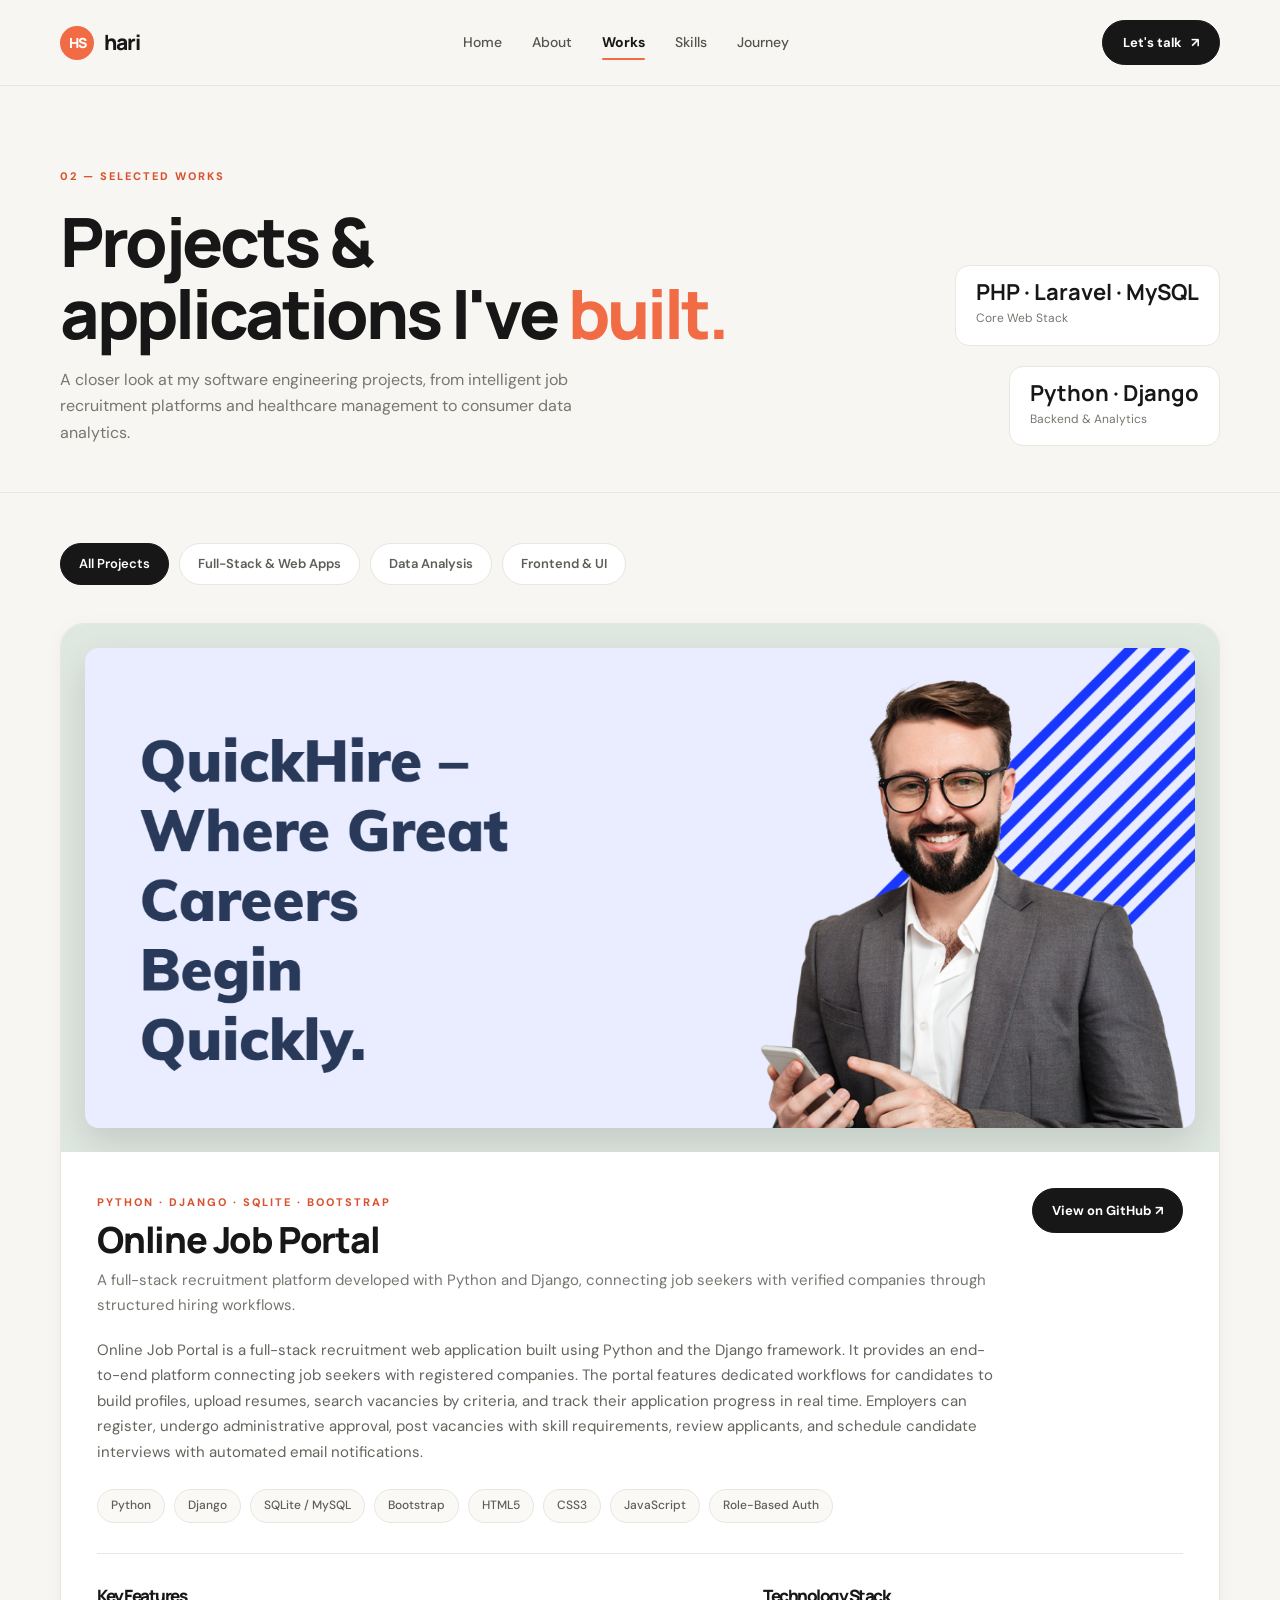
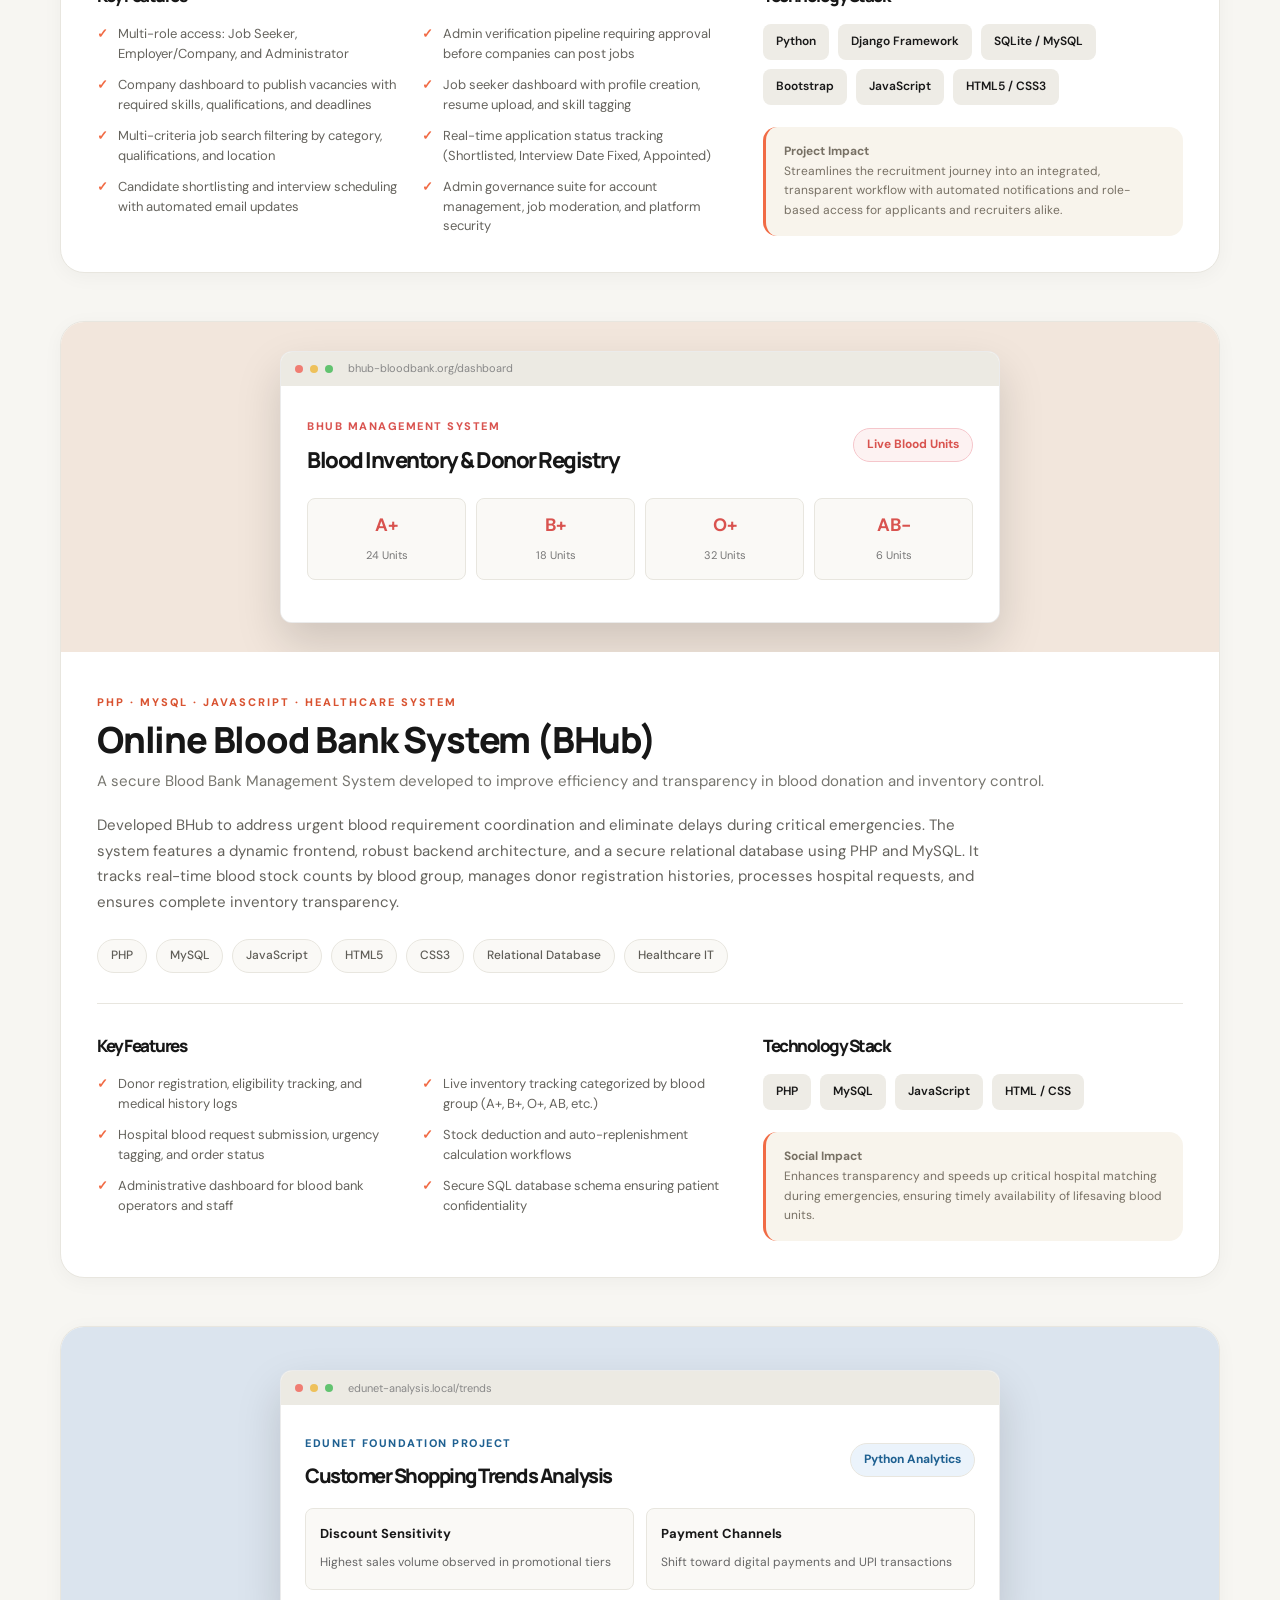
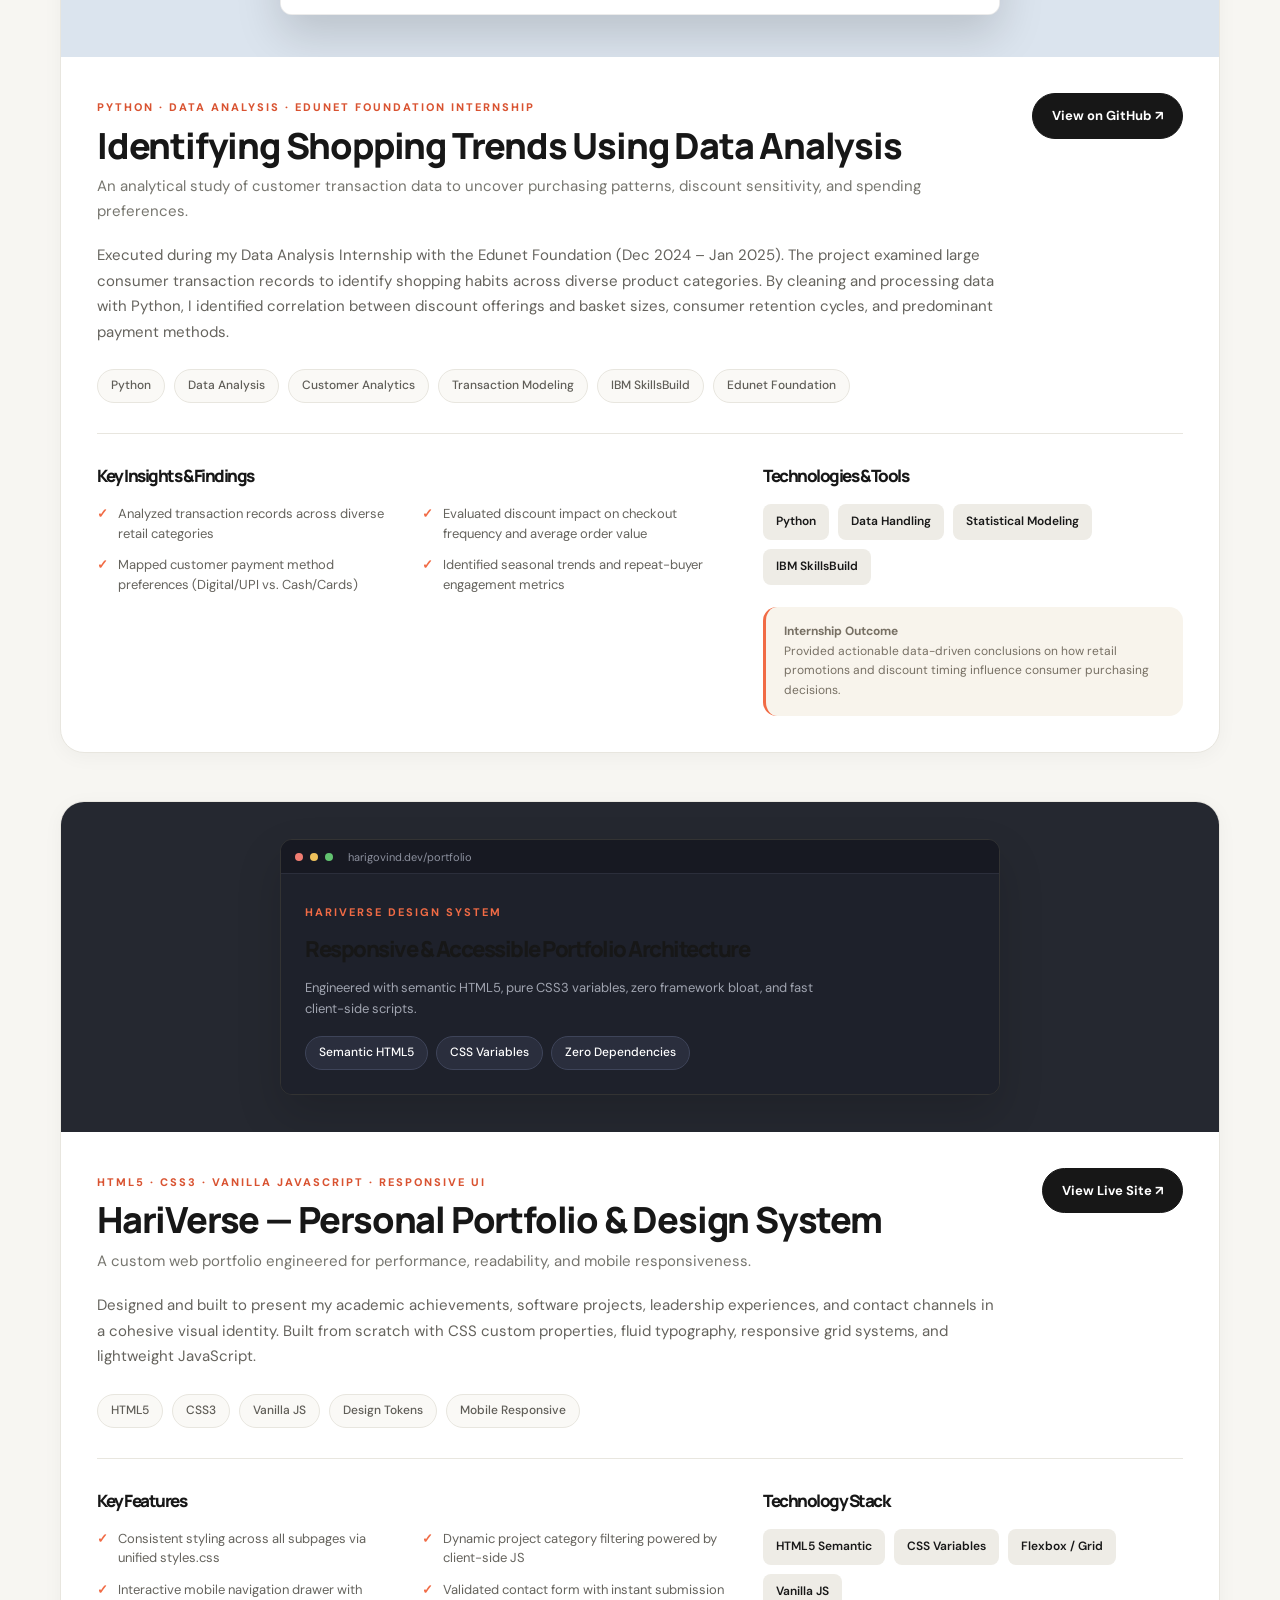
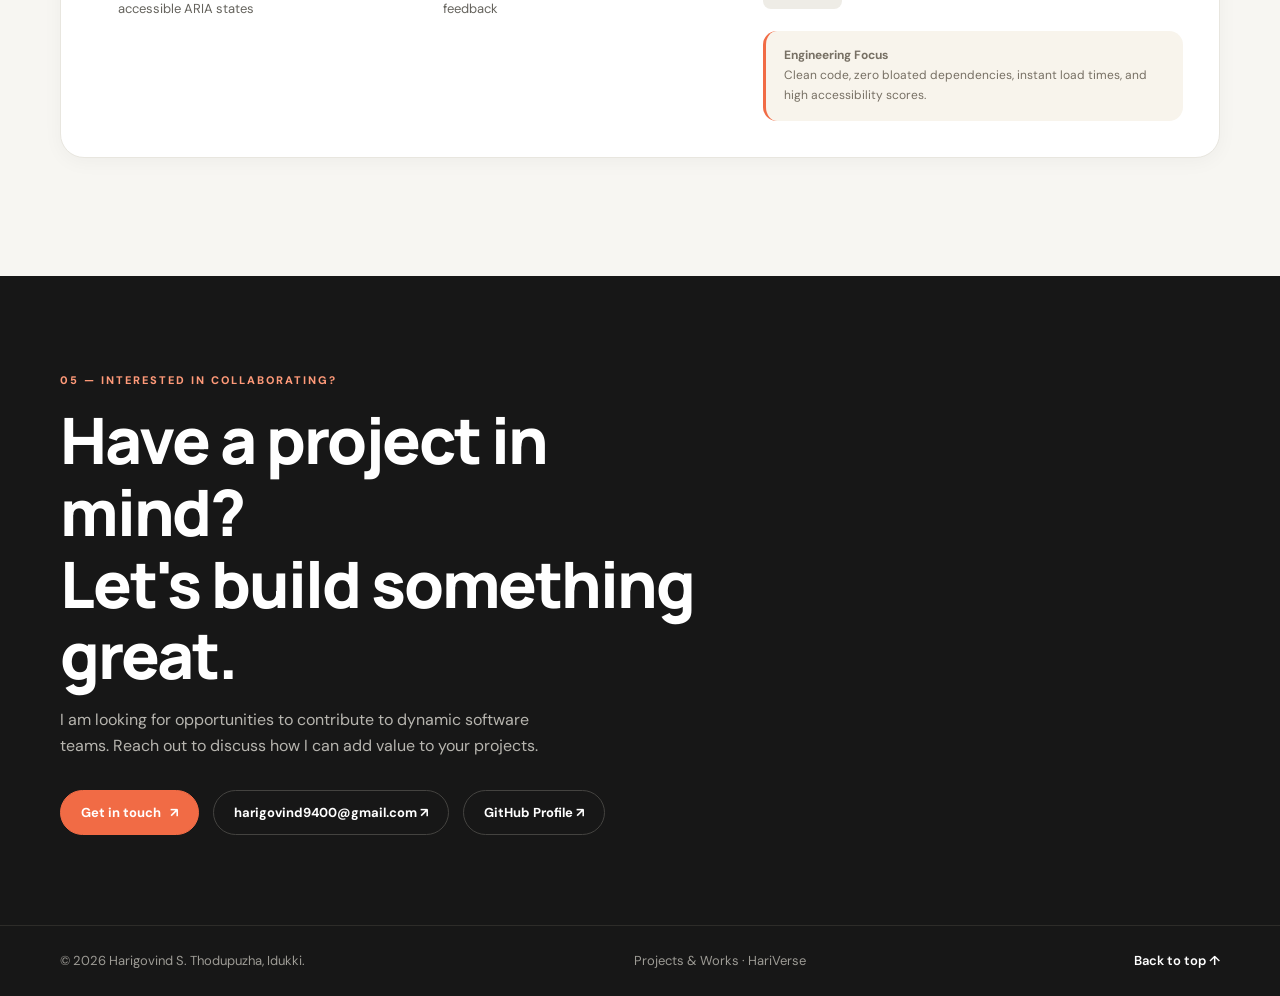
<file: projects.html>
<!DOCTYPE html>
<html lang="en">
<head>
  <meta charset="UTF-8">
  <meta name="viewport" content="width=device-width, initial-scale=1.0">
  <meta name="description" content="Projects by Harigovind S — Online Job Portal, BHub Blood Bank System, Shopping Trends Data Analysis, and Web Applications.">
  <meta name="theme-color" content="#f7f6f2">
  <title>Projects & Works — Harigovind S</title>
  <link rel="preconnect" href="https://fonts.googleapis.com">
  <link rel="preconnect" href="https://fonts.gstatic.com" crossorigin>
  <link href="https://fonts.googleapis.com/css2?family=DM+Sans:wght@400;500;600;700&family=Manrope:wght@400;500;600;700;800&display=swap" rel="stylesheet">
  <link rel="stylesheet" href="assets/css/styles.css">
  <script src="assets/js/script.js" defer></script>
</head>
<body>
  <header class="topbar">
    <div class="wrap nav">
      <a class="brand" href="index.html" aria-label="Harigovind home"><span class="brand-mark">HS</span>hari<span class="dot-accent"></span></a>
      <nav class="navlinks" id="navlinks" aria-label="Main navigation">
        <a href="index.html">Home</a>
        <a href="about.html">About</a>
        <a href="projects.html" class="active">Works</a>
        <a href="skills.html">Skills</a>
        <a href="experience.html">Journey</a>
        
      </nav>
      <a class="nav-cta" href="contact.html">Let's talk <span>↗</span></a>
      <button class="menu-btn" id="menuBtn" aria-label="Toggle navigation" aria-expanded="false">☰</button>
    </div>
  </header>

  <main>
    <section class="page-intro">
      <div class="wrap">
        <div class="page-intro-grid">
          <div>
            <div class="kicker">02 — Selected Works</div>
            <h1>Projects &amp;<br>applications I've <em>built.</em></h1>
            <p class="page-intro-copy">A closer look at my software engineering projects, from intelligent job recruitment platforms and healthcare management to consumer data analytics.</p>
          </div>
          <div class="page-intro-stats">
            <div class="stat-pill">
              <strong>PHP · Laravel · MySQL</strong>
              <span>Core Web Stack</span>
            </div>
            <div class="stat-pill">
              <strong>Python · Django</strong>
              <span>Backend &amp; Analytics</span>
            </div>
          </div>
        </div>
      </div>
    </section>

    <section class="wrap" id="projects" style="padding-top: 50px; padding-bottom: 70px;">
      <!-- Category Filter Tabs -->
      <div class="filter-bar">
        <button class="filter-btn active" data-filter="all">All Projects</button>
        <button class="filter-btn" data-filter="fullstack">Full-Stack &amp; Web Apps</button>
        <button class="filter-btn" data-filter="data">Data Analysis</button>
        <button class="filter-btn" data-filter="frontend">Frontend &amp; UI</button>
      </div>

      <!-- Project 1: Online Job Portal -->
      <article class="project-card" data-category="fullstack" id="online-job-portal">
        <div class="visual">
          <img 
            src="assets/img/project1.png" 
            alt="Online Job Portal Application Screenshot"
            class="project-image"
          >
        </div>
        <div class="content">
          <div class="heading">
            <div>
              <div class="kicker">Python · Django · SQLite · Bootstrap</div>
              <h2>Online Job Portal</h2>
              <div class="subtitle">A full-stack recruitment platform developed with Python and Django, connecting job seekers with verified companies through structured hiring workflows.</div>
            </div>
            <a class="repo-btn" href="https://github.com/harigovinds04/Online-Job-Portal-" target="_blank" rel="noopener noreferrer">View on GitHub ↗</a>
          </div>
          <p class="description">
            Online Job Portal is a full-stack recruitment web application built using Python and the Django framework. It provides an end-to-end platform connecting job seekers with registered companies. The portal features dedicated workflows for candidates to build profiles, upload resumes, search vacancies by criteria, and track their application progress in real time. Employers can register, undergo administrative approval, post vacancies with skill requirements, review applicants, and schedule candidate interviews with automated email notifications.
          </p>
          <div class="tags">
            <span class="tag">Python</span>
            <span class="tag">Django</span>
            <span class="tag">SQLite / MySQL</span>
            <span class="tag">Bootstrap</span>
            <span class="tag">HTML5</span>
            <span class="tag">CSS3</span>
            <span class="tag">JavaScript</span>
            <span class="tag">Role-Based Auth</span>
          </div>
          <div class="details">
            <div>
              <h3>Key Features</h3>
              <div class="features">
                <div class="feature"><span class="check">✓</span><span>Multi-role access: Job Seeker, Employer/Company, and Administrator</span></div>
                <div class="feature"><span class="check">✓</span><span>Admin verification pipeline requiring approval before companies can post jobs</span></div>
                <div class="feature"><span class="check">✓</span><span>Company dashboard to publish vacancies with required skills, qualifications, and deadlines</span></div>
                <div class="feature"><span class="check">✓</span><span>Job seeker dashboard with profile creation, resume upload, and skill tagging</span></div>
                <div class="feature"><span class="check">✓</span><span>Multi-criteria job search filtering by category, qualifications, and location</span></div>
                <div class="feature"><span class="check">✓</span><span>Real-time application status tracking (Shortlisted, Interview Date Fixed, Appointed)</span></div>
                <div class="feature"><span class="check">✓</span><span>Candidate shortlisting and interview scheduling with automated email updates</span></div>
                <div class="feature"><span class="check">✓</span><span>Admin governance suite for account management, job moderation, and platform security</span></div>
              </div>
            </div>
            <div>
              <h3>Technology Stack</h3>
              <div class="stack">
                <span>Python</span>
                <span>Django Framework</span>
                <span>SQLite / MySQL</span>
                <span>Bootstrap</span>
                <span>JavaScript</span>
                <span>HTML5 / CSS3</span>
              </div>
              <div class="note">
                <strong>Project Impact</strong><br>
                Streamlines the recruitment journey into an integrated, transparent workflow with automated notifications and role-based access for applicants and recruiters alike.
              </div>
            </div>
          </div>
        </div>
      </article>

      <!-- Project 2: Online Blood Bank System (BHub) -->
      <article class="project-card" data-category="fullstack">
        <div class="visual visual-alt">
          <div class="mock-browser">
            <div class="mock-browser-bar">
              <i></i><i></i><i></i>
              <span style="font-size: 11px; color: #888; margin-left: 8px;">bhub-bloodbank.org/dashboard</span>
            </div>
            <div class="mock-browser-body" style="background: #ffffff; padding: 26px;">
              <div style="display: flex; justify-content: space-between; align-items: center; margin-bottom: 20px;">
                <div>
                  <span style="color: #d9534f; font-size: 11px; font-weight: 800; letter-spacing: 1.5px; text-transform: uppercase;">BHub Management System</span>
                  <h3 style="font-size: 22px; font-weight: 800; margin: 4px 0 0; font-family: 'Manrope', sans-serif;">Blood Inventory &amp; Donor Registry</h3>
                </div>
                <span class="tag" style="background: #fdf2f2; color: #d9534f; border-color: #f5c6cb; font-weight: 700;">Live Blood Units</span>
              </div>
              <div style="display: grid; grid-template-columns: repeat(4, 1fr); gap: 10px; margin-bottom: 16px;">
                <div style="padding: 12px; border: 1px solid #e8e6df; border-radius: 8px; text-align: center; background: #faf9f6;">
                  <strong style="color: #d9534f; font-size: 18px; display: block;">A+</strong>
                  <span style="font-size: 11px; color: #777;">24 Units</span>
                </div>
                <div style="padding: 12px; border: 1px solid #e8e6df; border-radius: 8px; text-align: center; background: #faf9f6;">
                  <strong style="color: #d9534f; font-size: 18px; display: block;">B+</strong>
                  <span style="font-size: 11px; color: #777;">18 Units</span>
                </div>
                <div style="padding: 12px; border: 1px solid #e8e6df; border-radius: 8px; text-align: center; background: #faf9f6;">
                  <strong style="color: #d9534f; font-size: 18px; display: block;">O+</strong>
                  <span style="font-size: 11px; color: #777;">32 Units</span>
                </div>
                <div style="padding: 12px; border: 1px solid #e8e6df; border-radius: 8px; text-align: center; background: #faf9f6;">
                  <strong style="color: #d9534f; font-size: 18px; display: block;">AB-</strong>
                  <span style="font-size: 11px; color: #777;">6 Units</span>
                </div>
              </div>
            </div>
          </div>
        </div>
        <div class="content">
          <div class="heading">
            <div>
              <div class="kicker">PHP · MySQL · JavaScript · Healthcare System</div>
              <h2>Online Blood Bank System (BHub)</h2>
              <div class="subtitle">A secure Blood Bank Management System developed to improve efficiency and transparency in blood donation and inventory control.</div>
            </div>
            
          </div>
          <p class="description">
            Developed BHub to address urgent blood requirement coordination and eliminate delays during critical emergencies. The system features a dynamic frontend, robust backend architecture, and a secure relational database using PHP and MySQL. It tracks real-time blood stock counts by blood group, manages donor registration histories, processes hospital requests, and ensures complete inventory transparency.
          </p>
          <div class="tags">
            <span class="tag">PHP</span>
            <span class="tag">MySQL</span>
            <span class="tag">JavaScript</span>
            <span class="tag">HTML5</span>
            <span class="tag">CSS3</span>
            <span class="tag">Relational Database</span>
            <span class="tag">Healthcare IT</span>
          </div>
          <div class="details">
            <div>
              <h3>Key Features</h3>
              <div class="features">
                <div class="feature"><span class="check">✓</span><span>Donor registration, eligibility tracking, and medical history logs</span></div>
                <div class="feature"><span class="check">✓</span><span>Live inventory tracking categorized by blood group (A+, B+, O+, AB, etc.)</span></div>
                <div class="feature"><span class="check">✓</span><span>Hospital blood request submission, urgency tagging, and order status</span></div>
                <div class="feature"><span class="check">✓</span><span>Stock deduction and auto-replenishment calculation workflows</span></div>
                <div class="feature"><span class="check">✓</span><span>Administrative dashboard for blood bank operators and staff</span></div>
                <div class="feature"><span class="check">✓</span><span>Secure SQL database schema ensuring patient confidentiality</span></div>
              </div>
            </div>
            <div>
              <h3>Technology Stack</h3>
              <div class="stack">
                <span>PHP</span>
                <span>MySQL</span>
                <span>JavaScript</span>
                <span>HTML / CSS</span>
              </div>
              <div class="note">
                <strong>Social Impact</strong><br>
                Enhances transparency and speeds up critical hospital matching during emergencies, ensuring timely availability of lifesaving blood units.
              </div>
            </div>
          </div>
        </div>
      </article>

      <!-- Project 3: Shopping Trends Data Analysis -->
      <article class="project-card" data-category="data">
        <div class="visual visual-blue">
          <div class="mock-browser">
            <div class="mock-browser-bar">
              <i></i><i></i><i></i>
              <span style="font-size: 11px; color: #888; margin-left: 8px;">edunet-analysis.local/trends</span>
            </div>
            <div class="mock-browser-body" style="background: #ffffff; padding: 24px;">
              <div style="display: flex; justify-content: space-between; align-items: center; margin-bottom: 16px;">
                <div>
                  <span style="color: #1e6091; font-size: 11px; font-weight: 800; letter-spacing: 1.5px; text-transform: uppercase;">Edunet Foundation Project</span>
                  <h3 style="font-size: 20px; font-weight: 800; margin: 4px 0 0; font-family: 'Manrope', sans-serif;">Customer Shopping Trends Analysis</h3>
                </div>
                <span class="tag" style="background: #ebf3fb; color: #1e6091; font-weight: 700;">Python Analytics</span>
              </div>
              <div style="display: grid; grid-template-columns: 1fr 1fr; gap: 12px;">
                <div style="padding: 14px; border: 1px solid #e8e6df; border-radius: 8px; background: #faf9f6;">
                  <strong style="font-size: 13px; display: block; margin-bottom: 4px;">Discount Sensitivity</strong>
                  <span style="font-size: 12px; color: #666;">Highest sales volume observed in promotional tiers</span>
                </div>
                <div style="padding: 14px; border: 1px solid #e8e6df; border-radius: 8px; background: #faf9f6;">
                  <strong style="font-size: 13px; display: block; margin-bottom: 4px;">Payment Channels</strong>
                  <span style="font-size: 12px; color: #666;">Shift toward digital payments and UPI transactions</span>
                </div>
              </div>
            </div>
          </div>
        </div>
        <div class="content">
          <div class="heading">
            <div>
              <div class="kicker">Python · Data Analysis · Edunet Foundation Internship</div>
              <h2>Identifying Shopping Trends Using Data Analysis</h2>
              <div class="subtitle">An analytical study of customer transaction data to uncover purchasing patterns, discount sensitivity, and spending preferences.</div>
            </div>
            <a class="repo-btn" href="https://github.com/harigovinds04/shopping-trends-analysis/blob/main/AICTE%20-%20Shopping%20Trends%20Analysis.ipynb" target="_blank" rel="noopener noreferrer">View on GitHub ↗</a>
          </div>
          <p class="description">
            Executed during my Data Analysis Internship with the Edunet Foundation (Dec 2024 – Jan 2025). The project examined large consumer transaction records to identify shopping habits across diverse product categories. By cleaning and processing data with Python, I identified correlation between discount offerings and basket sizes, consumer retention cycles, and predominant payment methods.
          </p>
          <div class="tags">
            <span class="tag">Python</span>
            <span class="tag">Data Analysis</span>
            <span class="tag">Customer Analytics</span>
            <span class="tag">Transaction Modeling</span>
            <span class="tag">IBM SkillsBuild</span>
            <span class="tag">Edunet Foundation</span>
          </div>
          <div class="details">
            <div>
              <h3>Key Insights &amp; Findings</h3>
              <div class="features">
                <div class="feature"><span class="check">✓</span><span>Analyzed transaction records across diverse retail categories</span></div>
                <div class="feature"><span class="check">✓</span><span>Evaluated discount impact on checkout frequency and average order value</span></div>
                <div class="feature"><span class="check">✓</span><span>Mapped customer payment method preferences (Digital/UPI vs. Cash/Cards)</span></div>
                <div class="feature"><span class="check">✓</span><span>Identified seasonal trends and repeat-buyer engagement metrics</span></div>
              </div>
            </div>
            <div>
              <h3>Technologies &amp; Tools</h3>
              <div class="stack">
                <span>Python</span>
                <span>Data Handling</span>
                <span>Statistical Modeling</span>
                <span>IBM SkillsBuild</span>
              </div>
              <div class="note">
                <strong>Internship Outcome</strong><br>
                Provided actionable data-driven conclusions on how retail promotions and discount timing influence consumer purchasing decisions.
              </div>
            </div>
          </div>
        </div>
      </article>

      <!-- Project 4: HariVerse Portfolio & System -->
      <article class="project-card" data-category="frontend">
        <div class="visual visual-code">
          <div class="mock-browser" style="background: #1e212b; border-color: #333;">
            <div class="mock-browser-bar" style="background: #171922; border-bottom: 1px solid #2b2e3b;">
              <i></i><i></i><i></i>
              <span style="font-size: 11px; color: #8c909e; margin-left: 8px;">harigovind.dev/portfolio</span>
            </div>
            <div class="mock-browser-body" style="background: #1e212b; color: white; padding: 24px;">
              <span style="color: #f16b45; font-size: 11px; font-weight: 700; letter-spacing: 2px; text-transform: uppercase;">HariVerse Design System</span>
              <h3 style="font-size: 22px; font-weight: 800; margin: 6px 0 10px; font-family: 'Manrope', sans-serif;">Responsive &amp; Accessible Portfolio Architecture</h3>
              <p style="color: #a0a4b0; font-size: 13px; max-width: 520px; margin: 0 0 16px;">Engineered with semantic HTML5, pure CSS3 variables, zero framework bloat, and fast client-side scripts.</p>
              <div style="display: flex; gap: 8px;">
                <span class="tag" style="background: #2a2e3d; color: #fff; border-color: #3e4459;">Semantic HTML5</span>
                <span class="tag" style="background: #2a2e3d; color: #fff; border-color: #3e4459;">CSS Variables</span>
                <span class="tag" style="background: #2a2e3d; color: #fff; border-color: #3e4459;">Zero Dependencies</span>
              </div>
            </div>
          </div>
        </div>
        <div class="content">
          <div class="heading">
            <div>
              <div class="kicker">HTML5 · CSS3 · Vanilla JavaScript · Responsive UI</div>
              <h2>HariVerse — Personal Portfolio &amp; Design System</h2>
              <div class="subtitle">A custom web portfolio engineered for performance, readability, and mobile responsiveness.</div>
            </div>
            <a class="repo-btn" href="index.html">View Live Site ↗</a>
          </div>
          <p class="description">
            Designed and built to present my academic achievements, software projects, leadership experiences, and contact channels in a cohesive visual identity. Built from scratch with CSS custom properties, fluid typography, responsive grid systems, and lightweight JavaScript.
          </p>
          <div class="tags">
            <span class="tag">HTML5</span>
            <span class="tag">CSS3</span>
            <span class="tag">Vanilla JS</span>
            <span class="tag">Design Tokens</span>
            <span class="tag">Mobile Responsive</span>
          </div>
          <div class="details">
            <div>
              <h3>Key Features</h3>
              <div class="features">
                <div class="feature"><span class="check">✓</span><span>Consistent styling across all subpages via unified styles.css</span></div>
                <div class="feature"><span class="check">✓</span><span>Dynamic project category filtering powered by client-side JS</span></div>
                <div class="feature"><span class="check">✓</span><span>Interactive mobile navigation drawer with accessible ARIA states</span></div>
                <div class="feature"><span class="check">✓</span><span>Validated contact form with instant submission feedback</span></div>
              </div>
            </div>
            <div>
              <h3>Technology Stack</h3>
              <div class="stack">
                <span>HTML5 Semantic</span>
                <span>CSS Variables</span>
                <span>Flexbox / Grid</span>
                <span>Vanilla JS</span>
              </div>
              <div class="note">
                <strong>Engineering Focus</strong><br>
                Clean code, zero bloated dependencies, instant load times, and high accessibility scores.
              </div>
            </div>
          </div>
        </div>
      </article>

    </section>

    <!-- Contact Banner -->
    <section class="contact-banner" id="contact">
      <div class="wrap">
        <div class="kicker">05 — Interested in collaborating?</div>
        <h2>Have a project in mind?<br>Let's build something great.</h2>
        <p>I am looking for opportunities to contribute to dynamic software teams. Reach out to discuss how I can add value to your projects.</p>
        <div class="contact-links">
          <a class="btn btn-accent" href="contact.html">Get in touch <span>↗</span></a>
         
          <a class="btn btn-light" href="mailto:harigovind9400@gmail.com">harigovind9400@gmail.com ↗</a>
          <a class="btn btn-light" href="https://github.com/harigovinds04" target="_blank" rel="noopener noreferrer">GitHub Profile ↗</a>
        </div>
      </div>
    </section>
  </main>

  <footer>
    <div class="wrap footer-inner">
      <span>© <span id="year"></span> Harigovind S. Thodupuzha, Idukki.</span>
      <span>Projects &amp; Works · HariVerse</span>
      <a href="#projects">Back to top ↑</a>
    </div>
  </footer>
</body>
</html>
</file>
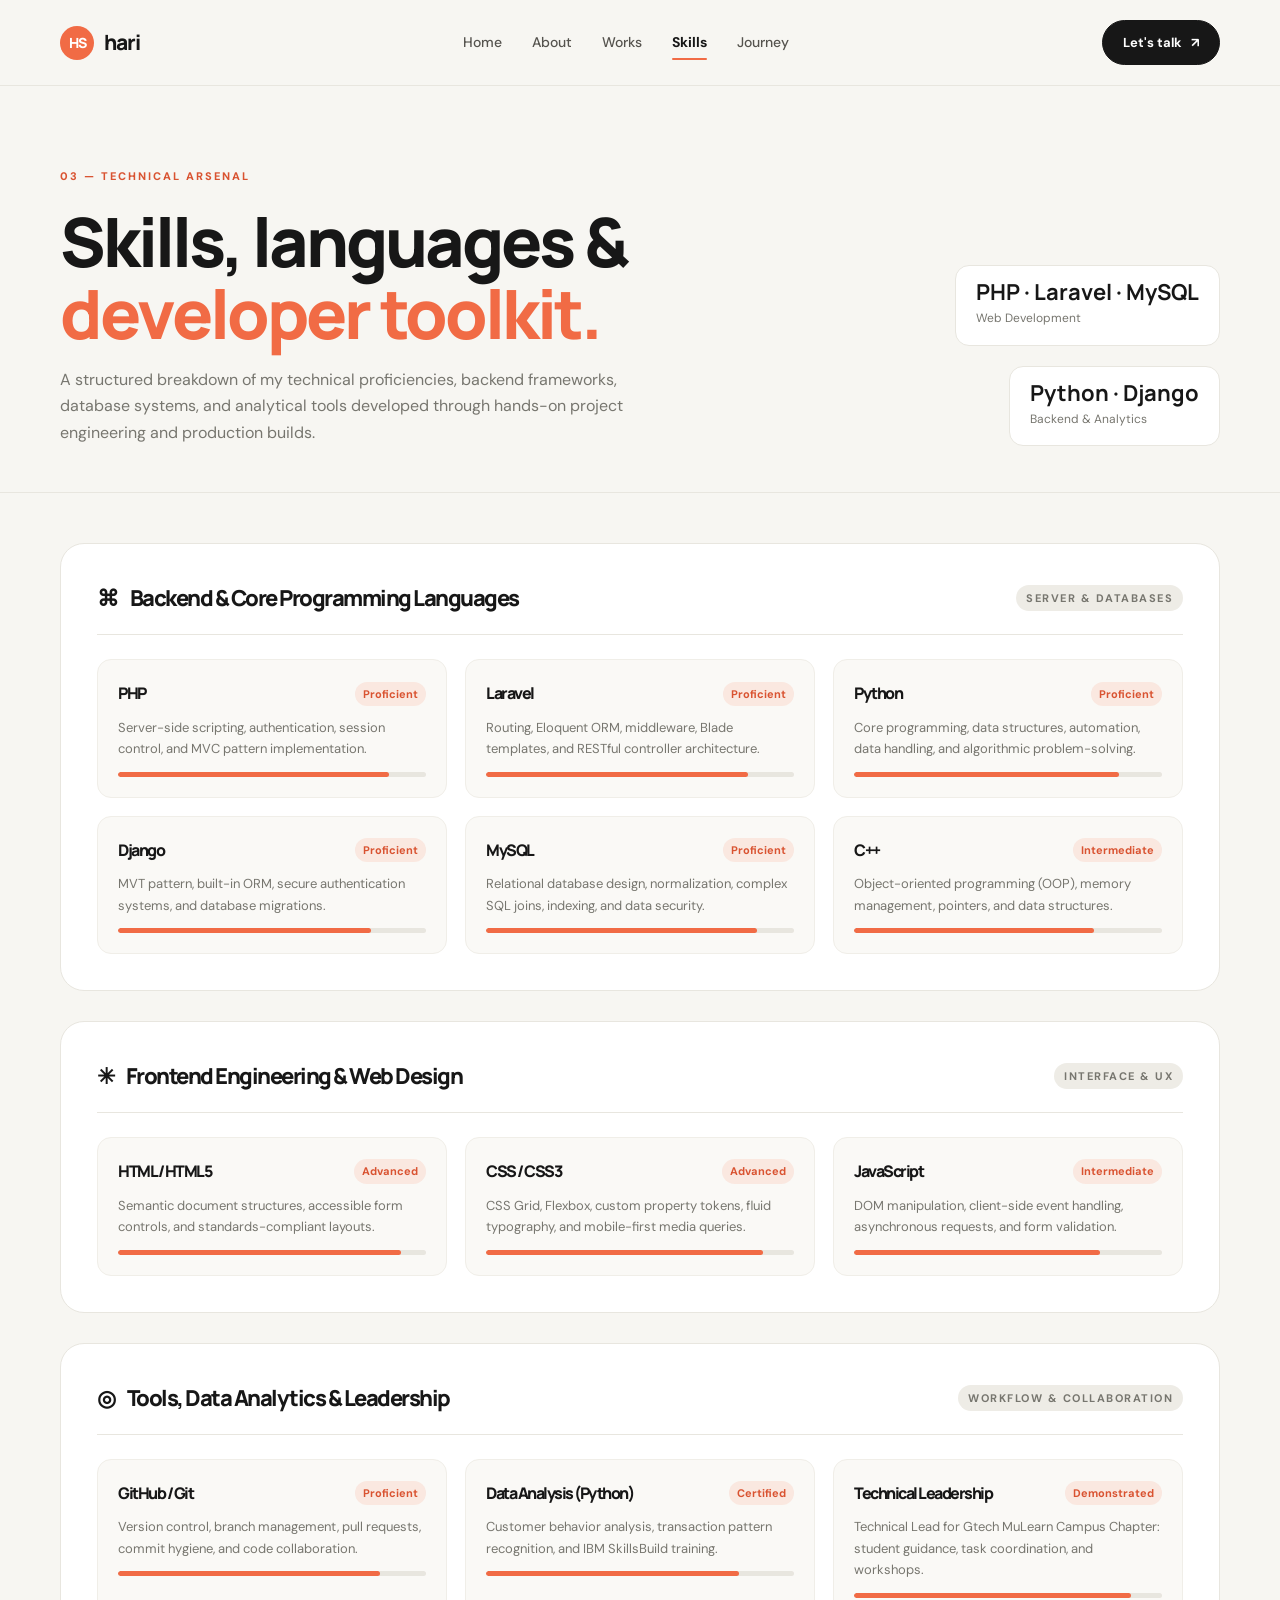
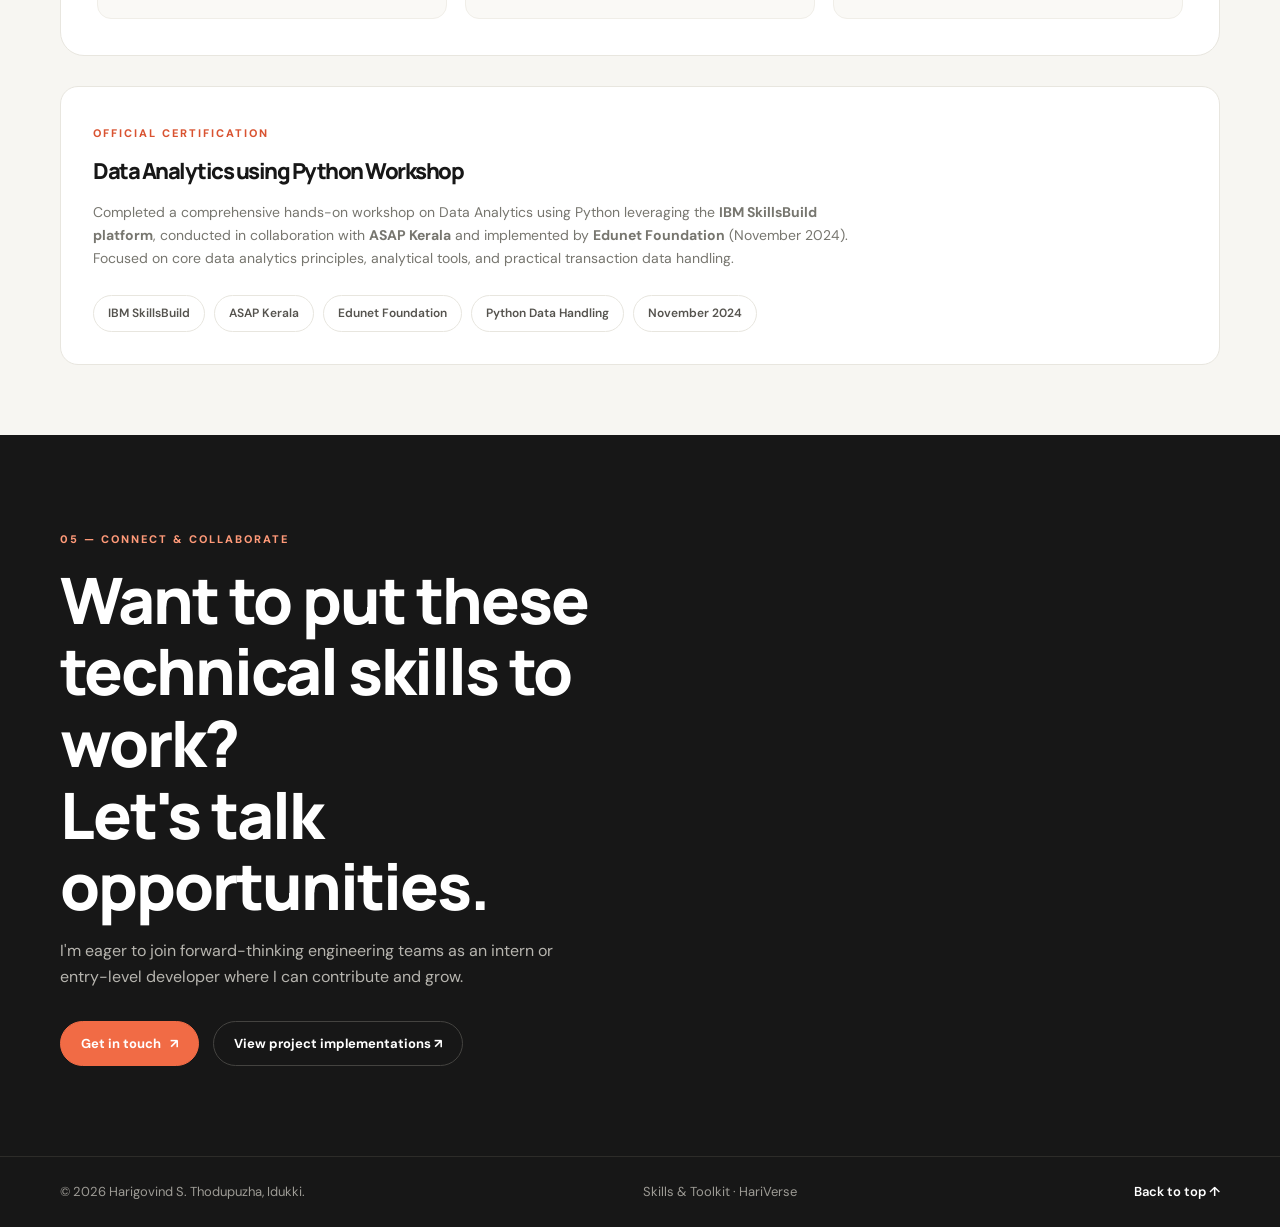
<file: skills.html>
<!DOCTYPE html>
<html lang="en">
<head>
  <meta charset="UTF-8">
  <meta name="viewport" content="width=device-width, initial-scale=1.0">
  <meta name="description" content="Technical skills, programming languages, and tools of Harigovind S — Python, Django, PHP, Laravel, MySQL, C++, HTML, CSS, GitHub.">
  <meta name="theme-color" content="#f7f6f2">
  <title>Skills & Toolkit — Harigovind S</title>
  <link rel="preconnect" href="https://fonts.googleapis.com">
  <link rel="preconnect" href="https://fonts.gstatic.com" crossorigin>
  <link href="https://fonts.googleapis.com/css2?family=DM+Sans:wght@400;500;600;700&family=Manrope:wght@400;500;600;700;800&display=swap" rel="stylesheet">
  <link rel="stylesheet" href="assets/css/styles.css">
  <script src="assets/js/script.js" defer></script>
</head>
<body>
  <header class="topbar">
    <div class="wrap nav">
      <a class="brand" href="index.html" aria-label="Harigovind home"><span class="brand-mark">HS</span>hari<span class="dot-accent"></span></a>
      <nav class="navlinks" id="navlinks" aria-label="Main navigation">
        <a href="index.html">Home</a>
        <a href="about.html">About</a>
        <a href="projects.html">Works</a>
        <a href="skills.html" class="active">Skills</a>
        <a href="experience.html">Journey</a>
        
      </nav>
      <a class="nav-cta" href="contact.html">Let's talk <span>↗</span></a>
      <button class="menu-btn" id="menuBtn" aria-label="Toggle navigation" aria-expanded="false">☰</button>
    </div>
  </header>

  <main>
    <section class="page-intro">
      <div class="wrap">
        <div class="page-intro-grid">
          <div>
            <div class="kicker">03 — Technical Arsenal</div>
            <h1>Skills, languages &amp;<br><em>developer toolkit.</em></h1>
            <p class="page-intro-copy">A structured breakdown of my technical proficiencies, backend frameworks, database systems, and analytical tools developed through hands-on project engineering and production builds.</p>
          </div>
          <div class="page-intro-stats">
            <div class="stat-pill">
              <strong>PHP · Laravel · MySQL</strong>
              <span>Web Development</span>
            </div>
            <div class="stat-pill">
              <strong>Python · Django</strong>
              <span>Backend &amp; Analytics</span>
            </div>
          </div>
        </div>
      </div>
    </section>

    <section id="skills-overview" style="padding-top: 50px; padding-bottom: 70px;">
      <div class="wrap">

        <!-- Cluster 1: Backend & Core Languages -->
        <div class="skills-cluster">
          <div class="cluster-head">
            <h3><span>⌘</span> Backend &amp; Core Programming Languages</h3>
            <span class="cluster-badge">Server &amp; Databases</span>
          </div>
          <div class="skills-items-grid">
            <div class="skill-box">
              <div class="skill-box-top">
                <h4>PHP</h4>
                <span class="skill-level">Proficient</span>
              </div>
              <p>Server-side scripting, authentication, session control, and MVC pattern implementation.</p>
              <div class="skill-bar-wrap"><div class="skill-bar-fill" style="width: 88%;"></div></div>
            </div>

            <div class="skill-box">
              <div class="skill-box-top">
                <h4>Laravel</h4>
                <span class="skill-level">Proficient</span>
              </div>
              <p>Routing, Eloquent ORM, middleware, Blade templates, and RESTful controller architecture.</p>
              <div class="skill-bar-wrap"><div class="skill-bar-fill" style="width: 85%;"></div></div>
            </div>

            <div class="skill-box">
              <div class="skill-box-top">
                <h4>Python</h4>
                <span class="skill-level">Proficient</span>
              </div>
              <p>Core programming, data structures, automation, data handling, and algorithmic problem-solving.</p>
              <div class="skill-bar-wrap"><div class="skill-bar-fill" style="width: 86%;"></div></div>
            </div>

            <div class="skill-box">
              <div class="skill-box-top">
                <h4>Django</h4>
                <span class="skill-level">Proficient</span>
              </div>
              <p>MVT pattern, built-in ORM, secure authentication systems, and database migrations.</p>
              <div class="skill-bar-wrap"><div class="skill-bar-fill" style="width: 82%;"></div></div>
            </div>

            <div class="skill-box">
              <div class="skill-box-top">
                <h4>MySQL</h4>
                <span class="skill-level">Proficient</span>
              </div>
              <p>Relational database design, normalization, complex SQL joins, indexing, and data security.</p>
              <div class="skill-bar-wrap"><div class="skill-bar-fill" style="width: 88%;"></div></div>
            </div>

            <div class="skill-box">
              <div class="skill-box-top">
                <h4>C++</h4>
                <span class="skill-level">Intermediate</span>
              </div>
              <p>Object-oriented programming (OOP), memory management, pointers, and data structures.</p>
              <div class="skill-bar-wrap"><div class="skill-bar-fill" style="width: 78%;"></div></div>
            </div>
          </div>
        </div>

        <!-- Cluster 2: Frontend & Web Technologies -->
        <div class="skills-cluster">
          <div class="cluster-head">
            <h3><span>✳</span> Frontend Engineering &amp; Web Design</h3>
            <span class="cluster-badge">Interface &amp; UX</span>
          </div>
          <div class="skills-items-grid">
            <div class="skill-box">
              <div class="skill-box-top">
                <h4>HTML / HTML5</h4>
                <span class="skill-level">Advanced</span>
              </div>
              <p>Semantic document structures, accessible form controls, and standards-compliant layouts.</p>
              <div class="skill-bar-wrap"><div class="skill-bar-fill" style="width: 92%;"></div></div>
            </div>

            <div class="skill-box">
              <div class="skill-box-top">
                <h4>CSS / CSS3</h4>
                <span class="skill-level">Advanced</span>
              </div>
              <p>CSS Grid, Flexbox, custom property tokens, fluid typography, and mobile-first media queries.</p>
              <div class="skill-bar-wrap"><div class="skill-bar-fill" style="width: 90%;"></div></div>
            </div>

            <div class="skill-box">
              <div class="skill-box-top">
                <h4>JavaScript</h4>
                <span class="skill-level">Intermediate</span>
              </div>
              <p>DOM manipulation, client-side event handling, asynchronous requests, and form validation.</p>
              <div class="skill-bar-wrap"><div class="skill-bar-fill" style="width: 80%;"></div></div>
            </div>
          </div>
        </div>

        <!-- Cluster 3: Development Tools, Analytics & Leadership -->
        <div class="skills-cluster">
          <div class="cluster-head">
            <h3><span>◎</span> Tools, Data Analytics &amp; Leadership</h3>
            <span class="cluster-badge">Workflow &amp; Collaboration</span>
          </div>
          <div class="skills-items-grid">
            <div class="skill-box">
              <div class="skill-box-top">
                <h4>GitHub / Git</h4>
                <span class="skill-level">Proficient</span>
              </div>
              <p>Version control, branch management, pull requests, commit hygiene, and code collaboration.</p>
              <div class="skill-bar-wrap"><div class="skill-bar-fill" style="width: 85%;"></div></div>
            </div>

            <div class="skill-box">
              <div class="skill-box-top">
                <h4>Data Analysis (Python)</h4>
                <span class="skill-level">Certified</span>
              </div>
              <p>Customer behavior analysis, transaction pattern recognition, and IBM SkillsBuild training.</p>
              <div class="skill-bar-wrap"><div class="skill-bar-fill" style="width: 82%;"></div></div>
            </div>

            <div class="skill-box">
              <div class="skill-box-top">
                <h4>Technical Leadership</h4>
                <span class="skill-level">Demonstrated</span>
              </div>
              <p>Technical Lead for Gtech MuLearn Campus Chapter: student guidance, task coordination, and workshops.</p>
              <div class="skill-bar-wrap"><div class="skill-bar-fill" style="width: 90%;"></div></div>
            </div>
          </div>
        </div>

        <!-- Official Certification Card -->
        <div class="quick-facts-box" style="margin-top: 20px;">
          <div class="kicker">Official Certification</div>
          <h3 style="font-size: 22px; margin: 8px 0 12px;">Data Analytics using Python Workshop</h3>
          <p style="color: var(--muted); font-size: 14px; max-width: 780px; margin-bottom: 18px;">
            Completed a comprehensive hands-on workshop on Data Analytics using Python leveraging the <strong>IBM SkillsBuild platform</strong>, conducted in collaboration with <strong>ASAP Kerala</strong> and implemented by <strong>Edunet Foundation</strong> (November 2024). Focused on core data analytics principles, analytical tools, and practical transaction data handling.
          </p>
          <div class="chips">
            <span class="chip">IBM SkillsBuild</span>
            <span class="chip">ASAP Kerala</span>
            <span class="chip">Edunet Foundation</span>
            <span class="chip">Python Data Handling</span>
            <span class="chip">November 2024</span>
          </div>
        </div>

      </div>
    </section>

    <!-- Contact Banner -->
    <section class="contact-banner" id="contact">
      <div class="wrap">
        <div class="kicker">05 — Connect &amp; Collaborate</div>
        <h2>Want to put these technical skills to work?<br>Let's talk opportunities.</h2>
        <p>I'm eager to join forward-thinking engineering teams as an intern or entry-level developer where I can contribute and grow.</p>
        <div class="contact-links">
          <a class="btn btn-accent" href="contact.html">Get in touch <span>↗</span></a>
          
          <a class="btn btn-light" href="projects.html">View project implementations ↗</a>
        </div>
      </div>
    </section>
  </main>

  <footer>
    <div class="wrap footer-inner">
      <span>© <span id="year"></span> Harigovind S. Thodupuzha, Idukki.</span>
      <span>Skills &amp; Toolkit · HariVerse</span>
      <a href="#skills-overview">Back to top ↑</a>
    </div>
  </footer>
</body>
</html>
</file>
<file: assets/css/styles.css>
/* ==========================================================================
   HariVerse Portfolio — Master Stylesheet
   assets/css/styles.css
   Unified theme across all portfolio pages
   ========================================================================== */

/* --------------------------------------------------------------------------
   01. CSS Custom Properties / Design Tokens
   -------------------------------------------------------------------------- */
:root {
  --bg: #f7f6f2;
  --surface: #ffffff;
  --surface-alt: #faf9f6;
  --ink: #171717;
  --ink-light: #2b2a27;
  --muted: #77766f;
  --muted-light: #9c9a92;
  --line: #e8e6df;
  --line-light: #f0eee8;
  --accent: #f16b45;
  --accent-dark: #d95331;
  --accent-soft: rgba(241, 107, 69, 0.12);
  --soft: #eeece6;
  --soft-warm: #f1eee7;
  --dark-bg: #171717;
  --dark-surface: #222220;
  --dark-line: #33322f;
  
  --radius-sm: 8px;
  --radius-md: 14px;
  --radius-lg: 18px;
  --radius-xl: 24px;
  --radius-full: 999px;
  
  --max: 1160px;
  --shadow-subtle: 0 4px 20px rgba(0, 0, 0, 0.04);
  --shadow-card: 0 16px 36px rgba(23, 23, 23, 0.06);
  --shadow-hover: 0 20px 45px rgba(23, 23, 23, 0.1);
  --transition-fast: 0.2s ease;
  --transition-smooth: 0.3s cubic-bezier(0.16, 1, 0.3, 1);
}

/* --------------------------------------------------------------------------
   02. Reset & Base Typography
   -------------------------------------------------------------------------- */
*, *::before, *::after {
  box-sizing: border-box;
}

html {
  scroll-behavior: smooth;
  -webkit-font-smoothing: antialiased;
  -moz-osx-font-smoothing: grayscale;
}

body {
  margin: 0;
  background-color: var(--bg);
  color: var(--ink);
  font-family: "DM Sans", -apple-system, BlinkMacSystemFont, "Segoe UI", Roboto, sans-serif;
  font-size: 16px;
  line-height: 1.65;
  overflow-x: hidden;
}

h1, h2, h3, h4, h5, h6, p {
  margin-top: 0;
}

h1, h2, h3, h4 {
  font-family: "Manrope", sans-serif;
  color: var(--ink);
  font-weight: 800;
  letter-spacing: -1.5px;
}

a {
  color: inherit;
  text-decoration: none;
  transition: color var(--transition-fast);
}

button, input, textarea, select {
  font: inherit;
  color: inherit;
}

img {
  max-width: 100%;
  display: block;
}

.wrap {
  width: min(var(--max), calc(100% - 48px));
  margin-inline: auto;
}

/* --------------------------------------------------------------------------
   03. Header & Global Navigation
   -------------------------------------------------------------------------- */
.topbar {
  padding: 20px 0;
  background: var(--bg);
  border-bottom: 1px solid var(--line);
  position: sticky;
  top: 0;
  z-index: 100;
  backdrop-filter: blur(12px);
  -webkit-backdrop-filter: blur(12px);
  background-color: rgba(247, 246, 242, 0.94);
  transition: padding var(--transition-fast), border-color var(--transition-fast);
}

.nav {
  display: flex;
  align-items: center;
  justify-content: space-between;
  gap: 24px;
}

.brand {
  display: flex;
  align-items: center;
  gap: 10px;
  font-family: "Manrope", sans-serif;
  font-weight: 800;
  font-size: 21px;
  letter-spacing: -1px;
  color: var(--ink);
}

.brand-mark {
  width: 34px;
  height: 34px;
  border-radius: 50%;
  display: grid;
  place-items: center;
  background: var(--accent);
  color: #ffffff;
  font-size: 14px;
  font-weight: 800;
  flex-shrink: 0;
}

.dot-accent {
  color: var(--accent);
}

.navlinks {
  display: flex;
  align-items: center;
  gap: 30px;
  color: #55534e;
  font-size: 14px;
  font-weight: 500;
}

.navlinks a {
  position: relative;
  padding: 4px 0;
}

.navlinks a:hover {
  color: var(--accent-dark);
}

.navlinks a.active {
  color: var(--ink);
  font-weight: 700;
}

.navlinks a.active::after {
  content: "";
  position: absolute;
  bottom: -2px;
  left: 0;
  width: 100%;
  height: 2px;
  background: var(--accent);
  border-radius: 2px;
}

.nav-resume {
  font-weight: 700 !important;
  color: var(--accent-dark) !important;
}

.nav-resume:hover {
  color: var(--accent) !important;
}

.nav-cta, .btn {
  display: inline-flex;
  align-items: center;
  justify-content: center;
  gap: 9px;
  border-radius: var(--radius-full);
  padding: 11px 20px;
  background: var(--ink);
  color: #ffffff;
  font-size: 13px;
  font-weight: 700;
  border: 1px solid var(--ink);
  transition: var(--transition-fast);
  cursor: pointer;
  white-space: nowrap;
}

.nav-cta:hover, .btn:hover {
  background: var(--accent);
  border-color: var(--accent);
  color: #ffffff;
  transform: translateY(-2px);
}

.btn span {
  display: inline-block;
  transition: transform var(--transition-fast);
}

.btn:hover span {
  transform: translate(2px, -2px);
}

.btn-light {
  background: transparent;
  color: var(--ink);
  border-color: var(--line);
}

.btn-light:hover {
  background: var(--ink);
  color: #ffffff;
  border-color: var(--ink);
}

.btn-accent {
  background: var(--accent);
  border-color: var(--accent);
  color: #ffffff;
}

.btn-accent:hover {
  background: var(--accent-dark);
  border-color: var(--accent-dark);
}

.btn-resume {
  background: var(--surface);
  color: var(--ink);
  border-color: var(--ink);
}

.btn-resume:hover {
  background: var(--accent);
  border-color: var(--accent);
  color: #ffffff;
}

.btn-resume:hover span {
  transform: translateY(2px);
}

.menu-btn {
  display: none;
  border: 1px solid var(--line);
  background: var(--surface);
  border-radius: 50%;
  width: 42px;
  height: 42px;
  font-size: 18px;
  cursor: pointer;
  align-items: center;
  justify-content: center;
  color: var(--ink);
}

/* --------------------------------------------------------------------------
   04. Page Header / Intros & Hero Elements
   -------------------------------------------------------------------------- */
.eyebrow, .kicker {
  display: inline-flex;
  align-items: center;
  gap: 9px;
  color: var(--muted);
  text-transform: uppercase;
  letter-spacing: 2px;
  font-size: 11px;
  font-weight: 800;
}

.kicker {
  color: var(--accent-dark);
}

.dot {
  width: 8px;
  height: 8px;
  border-radius: 50%;
  background: #6dbb83;
  box-shadow: 0 0 0 5px rgba(109, 187, 131, 0.18);
  display: inline-block;
}

/* Dedicated Page Intro Banner for subpages */
.page-intro {
  padding: 76px 0 46px;
  border-bottom: 1px solid var(--line);
}

.page-intro-grid {
  display: grid;
  grid-template-columns: 1.2fr 0.8fr;
  gap: 40px;
  align-items: flex-end;
}

.page-intro h1 {
  font-size: clamp(40px, 6vw, 68px);
  line-height: 1.06;
  letter-spacing: -3px;
  margin: 16px 0 18px;
}

.page-intro h1 em {
  color: var(--accent);
  font-style: normal;
}

.page-intro-copy {
  color: var(--muted);
  font-size: 16px;
  max-width: 580px;
  margin-bottom: 0;
}

.page-intro-stats {
  display: flex;
  flex-wrap: wrap;
  gap: 20px;
  justify-content: flex-end;
}

.stat-pill {
  background: var(--surface);
  border: 1px solid var(--line);
  padding: 14px 20px;
  border-radius: var(--radius-md);
  text-align: left;
}

.stat-pill strong {
  display: block;
  font-family: "Manrope", sans-serif;
  font-size: 22px;
  color: var(--ink);
  line-height: 1.1;
}

.stat-pill span {
  font-size: 12px;
  color: var(--muted);
}

/* Hero Section (Index) */
.hero {
  padding: 86px 0 76px;
}

.hero-grid {
  display: grid;
  grid-template-columns: 1.2fr .8fr;
  gap: 54px;
  align-items: center;
}

h1 {
  font-size: clamp(46px, 7vw, 84px);
  line-height: 1.03;
  letter-spacing: -4px;
  margin: 22px 0;
  max-width: 760px;
}

h1 em {
  color: var(--accent);
  font-style: normal;
}

.hero-copy {
  color: var(--muted);
  font-size: 16px;
  max-width: 560px;
}

.hero-actions {
  display: flex;
  flex-wrap: wrap;
  gap: 12px;
  margin-top: 28px;
}

.hero-meta {
  display: flex;
  flex-wrap: wrap;
  gap: 24px;
  margin-top: 42px;
  color: var(--muted);
  font-size: 12px;
}

.hero-meta strong {
  color: var(--ink);
  display: block;
  font-size: 14px;
}

.portrait-card {
  position: relative;
  min-height: 440px;
  border-radius: 28px;
  background: #e9e2d7;
  overflow: hidden;
  display: grid;
  place-items: center;
  box-shadow: var(--shadow-subtle);
}

.portrait-card::before {
  content: "";
  position: absolute;
  width: 310px;
  height: 310px;
  border-radius: 50%;
  background: #f4b69f;
  top: 48px;
  left: 50%;
  transform: translateX(-50%);
}

.portrait-frame {
  position: relative;
  z-index: 1;
  width: 74%;
  aspect-ratio: 4/5;
  border-radius: 46% 46% 22px 22px;
  overflow: hidden;
  box-shadow: 0 20px 45px rgba(88, 68, 55, 0.22);
  border: 4px solid #ffffff;
  background: #d8cec3;
  display: flex;
}

.portrait-photo {
  width: 100%;
  height: 100%;
  object-fit: cover;
  object-position: center top;
  display: block;
  transition: transform 0.4s ease;
}

.portrait-card:hover .portrait-photo {
  transform: scale(1.04);
}

.portrait-placeholder {
  position: relative;
  z-index: 1;
  width: 72%;
  aspect-ratio: 4/5;
  border-radius: 46% 46% 20px 20px;
  background: linear-gradient(145deg, #d0b9a7, #8c7569);
  display: grid;
  place-items: center;
  color: #ffffff;
  font-family: "Manrope", sans-serif;
  font-size: 76px;
  font-weight: 800;
  letter-spacing: -5px;
  box-shadow: 0 20px 50px rgba(88, 68, 55, 0.18);
}

.floating-note {
  position: absolute;
  z-index: 2;
  right: 18px;
  bottom: 22px;
  background: var(--surface);
  padding: 13px 18px;
  border-radius: 14px;
  box-shadow: 0 12px 30px rgba(0, 0, 0, 0.08);
  font-size: 12px;
  border: 1px solid var(--line-light);
}

.floating-note strong {
  display: block;
  font-size: 14px;
  color: var(--ink);
}

/* --------------------------------------------------------------------------
   05. Ticker / Marquee Bar
   -------------------------------------------------------------------------- */
.ticker {
  border-top: 1px solid var(--line);
  border-bottom: 1px solid var(--line);
  padding: 17px 0;
  overflow: hidden;
  color: #77746d;
  background: var(--surface);
}

.ticker-inner {
  display: flex;
  justify-content: space-between;
  gap: 24px;
  white-space: nowrap;
  font-family: "Manrope", sans-serif;
  font-weight: 700;
  font-size: 11px;
  letter-spacing: 2px;
  text-transform: uppercase;
}

/* --------------------------------------------------------------------------
   06. Generic Section Layouts
   -------------------------------------------------------------------------- */
section {
  padding: 88px 0;
}

.section-head {
  display: flex;
  align-items: flex-end;
  justify-content: space-between;
  gap: 25px;
  margin-bottom: 38px;
}

h2 {
  font-size: clamp(30px, 4vw, 48px);
  line-height: 1.12;
  letter-spacing: -2px;
  margin: 9px 0 0;
}

.section-intro {
  max-width: 440px;
  color: var(--muted);
  font-size: 14px;
  margin: 0;
}

/* --------------------------------------------------------------------------
   07. About Page & About Section Components
   -------------------------------------------------------------------------- */
.about-grid {
  display: grid;
  grid-template-columns: 0.95fr 1.05fr;
  gap: 50px;
  align-items: start;
}

.about-quote {
  background: var(--soft-warm);
  border: 1px solid var(--line);
  border-radius: var(--radius-lg);
  padding: 34px;
  font-family: "Manrope", sans-serif;
  font-weight: 700;
  font-size: 22px;
  line-height: 1.45;
  letter-spacing: -0.6px;
  position: relative;
}

.about-quote span {
  color: var(--accent);
}

.about-text {
  color: #63615a;
  font-size: 15px;
  line-height: 1.7;
  margin-bottom: 16px;
}

.chips {
  display: flex;
  flex-wrap: wrap;
  gap: 9px;
  margin-top: 24px;
}

.chip {
  border: 1px solid var(--line);
  border-radius: var(--radius-full);
  padding: 8px 14px;
  font-size: 12px;
  font-weight: 600;
  color: #55534e;
  background: rgba(255, 255, 255, 0.85);
  transition: var(--transition-fast);
}

.chip:hover {
  border-color: var(--accent);
  color: var(--accent-dark);
}

/* About Values Grid */
.values-grid {
  display: grid;
  grid-template-columns: repeat(3, 1fr);
  gap: 22px;
  margin-top: 40px;
}

.value-card {
  background: var(--surface);
  border: 1px solid var(--line);
  border-radius: var(--radius-lg);
  padding: 28px;
  transition: var(--transition-fast);
}

.value-card:hover {
  transform: translateY(-4px);
  box-shadow: var(--shadow-card);
  border-color: #d8d5cb;
}

.value-number {
  font-family: "Manrope", sans-serif;
  font-size: 12px;
  font-weight: 800;
  color: var(--accent);
  letter-spacing: 2px;
  margin-bottom: 12px;
  display: block;
}

.value-card h3 {
  font-size: 18px;
  margin-bottom: 10px;
  letter-spacing: -0.5px;
}

.value-card p {
  color: var(--muted);
  font-size: 14px;
  line-height: 1.6;
  margin-bottom: 0;
}

/* Quick Facts / Highlights List */
.quick-facts-box {
  background: var(--surface);
  border: 1px solid var(--line);
  border-radius: var(--radius-lg);
  padding: 32px;
  margin-top: 48px;
}

.facts-grid {
  display: grid;
  grid-template-columns: repeat(4, 1fr);
  gap: 24px;
  margin-top: 24px;
}

.fact-item strong {
  display: block;
  font-family: "Manrope", sans-serif;
  font-size: 26px;
  color: var(--accent-dark);
  font-weight: 800;
}

.fact-item span {
  font-size: 13px;
  color: var(--muted);
}

/* --------------------------------------------------------------------------
   08. Works / Projects Page Components
   -------------------------------------------------------------------------- */
.work-section {
  background: var(--soft);
}

/* Filter Bar */
.filter-bar {
  display: flex;
  flex-wrap: wrap;
  gap: 10px;
  margin-bottom: 38px;
}

.filter-btn {
  padding: 9px 18px;
  border-radius: var(--radius-full);
  border: 1px solid var(--line);
  background: var(--surface);
  font-size: 13px;
  font-weight: 600;
  color: #5f5d57;
  cursor: pointer;
  transition: var(--transition-fast);
}

.filter-btn:hover {
  border-color: var(--ink);
  color: var(--ink);
}

.filter-btn.active {
  background: var(--ink);
  color: #ffffff;
  border-color: var(--ink);
}

/* Featured Project Card (Full width detailed card) */
.project-card {
  background: var(--surface);
  border: 1px solid var(--line);
  border-radius: var(--radius-xl);
  overflow: hidden;
  margin-bottom: 48px;
  box-shadow: var(--shadow-subtle);
  transition: transform var(--transition-smooth), box-shadow var(--transition-smooth);
}

.project-card:hover {
  transform: translateY(-4px);
  box-shadow: var(--shadow-card);
}

.visual {
  min-height: 330px;
  background: #dfe7e1;
  display: grid;
  place-items: center;
  padding: 24px;
  position: relative;
  overflow: hidden;
}

.visual-alt {
  background: #f2e6dc;
}

.visual-code {
  background: #252830;
}

.visual-blue {
  background: #dbe4ee;
}

.project-image {
  width: 100%;
  max-height: 480px;
  object-fit: cover;
  border-radius: var(--radius-md);
  box-shadow: 0 16px 36px rgba(0, 0, 0, 0.12);
  display: block;
}

/* Mock Application Window (Interactive Visual without image) */
.mock-browser {
  width: min(720px, 100%);
  background: #ffffff;
  border-radius: 12px;
  overflow: hidden;
  box-shadow: 0 20px 45px rgba(0, 0, 0, 0.15);
  border: 1px solid rgba(0, 0, 0, 0.08);
}

.mock-browser-bar {
  height: 34px;
  background: #eceae3;
  display: flex;
  align-items: center;
  gap: 7px;
  padding: 0 14px;
}

.mock-browser-bar i {
  width: 8px;
  height: 8px;
  border-radius: 50%;
  background: #d1cec7;
  display: inline-block;
}

.mock-browser-bar i:nth-child(1) { background: #f07d72; }
.mock-browser-bar i:nth-child(2) { background: #eec15b; }
.mock-browser-bar i:nth-child(3) { background: #62c370; }

.mock-browser-body {
  padding: 28px;
  min-height: 200px;
}

.project-card .content {
  padding: 36px;
}

.heading {
  display: flex;
  justify-content: space-between;
  align-items: flex-start;
  gap: 24px;
}

.heading h2 {
  font-size: clamp(26px, 3.5vw, 36px);
  letter-spacing: -1.2px;
  margin: 6px 0 8px;
}

.subtitle {
  color: var(--muted);
  font-size: 15px;
}

.repo-btn {
  display: inline-flex;
  align-items: center;
  gap: 8px;
  padding: 11px 19px;
  border-radius: var(--radius-full);
  background: var(--ink);
  color: #ffffff;
  font-size: 13px;
  font-weight: 700;
  white-space: nowrap;
  transition: var(--transition-fast);
  border: 1px solid var(--ink);
}

.repo-btn:hover {
  background: var(--accent);
  border-color: var(--accent);
  color: #ffffff;
  transform: translateY(-2px);
}

.description {
  max-width: 900px;
  color: #65635d;
  font-size: 15px;
  margin: 20px 0 24px;
  line-height: 1.7;
}

.tags, .stack {
  display: flex;
  flex-wrap: wrap;
  gap: 9px;
}

.tag {
  padding: 6px 13px;
  border: 1px solid var(--line);
  background: var(--surface-alt);
  border-radius: var(--radius-full);
  color: #5f5d57;
  font-size: 12px;
  font-weight: 500;
}

.details {
  display: grid;
  grid-template-columns: 1.2fr 0.8fr;
  gap: 36px;
  border-top: 1px solid var(--line);
  padding-top: 28px;
  margin-top: 30px;
}

.details h3 {
  font-size: 17px;
  margin-bottom: 14px;
}

.features {
  display: grid;
  grid-template-columns: 1fr 1fr;
  gap: 12px 20px;
}

.feature {
  display: flex;
  gap: 10px;
  color: #65635d;
  font-size: 13px;
  line-height: 1.5;
}

.check {
  color: var(--accent);
  font-weight: 800;
  flex-shrink: 0;
}

.stack span {
  padding: 8px 13px;
  border-radius: var(--radius-sm);
  background: var(--soft);
  font-size: 12px;
  font-weight: 600;
  color: var(--ink);
}

.note {
  margin-top: 22px;
  padding: 15px 18px;
  border-radius: var(--radius-md);
  background: #f8f4ec;
  color: #777064;
  font-size: 12px;
  border-left: 3px solid var(--accent);
}

/* Grid Project Card (compact 2-column format) */
.project-grid {
  display: grid;
  grid-template-columns: repeat(2, 1fr);
  gap: 24px;
}

.project {
  background: var(--surface);
  border: 1px solid var(--line);
  border-radius: var(--radius-lg);
  padding: 14px;
  transition: var(--transition-smooth);
  display: flex;
  flex-direction: column;
}

.project:hover {
  transform: translateY(-5px);
  box-shadow: var(--shadow-card);
  border-color: #d8d5cb;
}

.project-art {
  min-height: 240px;
  border-radius: 12px;
  display: grid;
  place-items: center;
  overflow: hidden;
  position: relative;
}

.art-one { background: #dce5dc; }
.art-two { background: #e8d8d0; }
.art-three { background: #d9d9e7; }
.art-four { background: #e8e1c9; }

.mock-window {
  width: 76%;
  min-height: 155px;
  background: #ffffff;
  border-radius: 10px;
  box-shadow: 0 18px 35px rgba(0, 0, 0, 0.08);
  padding: 16px;
  transform: rotate(-3deg);
  transition: transform var(--transition-fast);
}

.project:hover .mock-window {
  transform: rotate(0deg) scale(1.02);
}

.mock-window b {
  display: block;
  width: 45%;
  height: 8px;
  background: #252525;
  border-radius: 9px;
  margin-bottom: 12px;
}

.mock-window i {
  display: block;
  width: 85%;
  height: 5px;
  background: #e8e6e1;
  border-radius: 9px;
  margin: 7px 0;
}

.mock-window .mock-block {
  height: 55px;
  background: #f16b45;
  opacity: 0.8;
  border-radius: 6px;
  margin-top: 13px;
}

.project-info {
  display: flex;
  align-items: center;
  justify-content: space-between;
  gap: 12px;
  padding: 18px 8px 8px;
}

.project-info h3 {
  font-size: 17px;
  margin: 0 0 4px;
}

.project-info p {
  color: var(--muted);
  font-size: 13px;
  margin: 0;
}

.arrow {
  width: 38px;
  height: 38px;
  flex: 0 0 auto;
  border: 1px solid var(--line);
  border-radius: 50%;
  display: grid;
  place-items: center;
  font-weight: 700;
  transition: var(--transition-fast);
}

.project:hover .arrow {
  background: var(--ink);
  color: #ffffff;
  border-color: var(--ink);
  transform: rotate(45deg);
}

/* --------------------------------------------------------------------------
   09. Skills Page & Section Components
   -------------------------------------------------------------------------- */
.skills-grid {
  display: grid;
  grid-template-columns: repeat(4, 1fr);
  gap: 18px;
}

.skill {
  border: 1px solid var(--line);
  background: rgba(255, 255, 255, 0.85);
  border-radius: var(--radius-md);
  padding: 24px;
  transition: var(--transition-smooth);
}

.skill:hover {
  transform: translateY(-4px);
  background: var(--surface);
  box-shadow: var(--shadow-card);
  border-color: #d8d5cb;
}

.skill .symbol {
  font-size: 26px;
  color: var(--accent);
  margin-bottom: 12px;
  line-height: 1;
}

.skill h3 {
  font-size: 15px;
  margin: 0 0 6px;
}

.skill p {
  color: var(--muted);
  font-size: 13px;
  margin: 0;
  line-height: 1.5;
}

/* Detailed Skills Clusters on skills.html */
.skills-cluster {
  background: var(--surface);
  border: 1px solid var(--line);
  border-radius: var(--radius-xl);
  padding: 36px;
  margin-bottom: 30px;
}

.cluster-head {
  display: flex;
  align-items: center;
  justify-content: space-between;
  gap: 20px;
  border-bottom: 1px solid var(--line);
  padding-bottom: 18px;
  margin-bottom: 24px;
}

.cluster-head h3 {
  font-size: 22px;
  margin: 0;
  display: flex;
  align-items: center;
  gap: 12px;
}

.cluster-badge {
  font-size: 11px;
  letter-spacing: 1.5px;
  text-transform: uppercase;
  padding: 4px 10px;
  border-radius: var(--radius-full);
  background: var(--soft);
  color: var(--muted);
  font-weight: 700;
}

.skills-items-grid {
  display: grid;
  grid-template-columns: repeat(3, 1fr);
  gap: 18px;
}

.skill-box {
  border: 1px solid var(--line-light);
  background: var(--surface-alt);
  border-radius: var(--radius-md);
  padding: 20px;
  transition: var(--transition-fast);
}

.skill-box:hover {
  border-color: var(--accent);
  background: var(--surface);
}

.skill-box-top {
  display: flex;
  justify-content: space-between;
  align-items: center;
  margin-bottom: 10px;
}

.skill-box-top h4 {
  font-size: 16px;
  margin: 0;
}

.skill-level {
  font-size: 11px;
  color: var(--accent-dark);
  font-weight: 700;
  background: var(--accent-soft);
  padding: 3px 8px;
  border-radius: var(--radius-full);
}

.skill-box p {
  font-size: 13px;
  color: var(--muted);
  margin-bottom: 12px;
}

.skill-bar-wrap {
  width: 100%;
  height: 5px;
  background: var(--line);
  border-radius: 4px;
  overflow: hidden;
}

.skill-bar-fill {
  height: 100%;
  background: var(--accent);
  border-radius: 4px;
}

/* --------------------------------------------------------------------------
   10. Journey & Experience Timeline Components
   -------------------------------------------------------------------------- */
.timeline {
  border-top: 1px solid var(--line);
}

.timeline-row {
  display: grid;
  grid-template-columns: 1fr 1.3fr .7fr;
  gap: 20px;
  padding: 26px 0;
  border-bottom: 1px solid var(--line);
  align-items: center;
  transition: background-color var(--transition-fast);
}

.timeline-row:hover {
  background-color: rgba(255, 255, 255, 0.4);
}

.timeline-row strong {
  font-family: "Manrope", sans-serif;
  font-size: 16px;
  font-weight: 700;
  color: var(--ink);
}

.timeline-row span {
  color: var(--muted);
  font-size: 14px;
}

.timeline-row .date {
  text-align: right;
  font-weight: 600;
  font-size: 13px;
  color: var(--ink-light);
}

/* Detailed Journey Cards on experience.html */
.journey-grid {
  display: grid;
  grid-template-columns: 1fr 1fr;
  gap: 28px;
  margin-top: 36px;
}

.journey-card {
  background: var(--surface);
  border: 1px solid var(--line);
  border-radius: var(--radius-xl);
  padding: 32px;
  box-shadow: var(--shadow-subtle);
  position: relative;
  transition: var(--transition-smooth);
}

.journey-card:hover {
  transform: translateY(-4px);
  box-shadow: var(--shadow-card);
  border-color: #d8d5cb;
}

.journey-type {
  font-size: 11px;
  font-weight: 800;
  letter-spacing: 2px;
  text-transform: uppercase;
  color: var(--accent-dark);
  margin-bottom: 12px;
  display: block;
}

.journey-card h3 {
  font-size: 21px;
  margin-bottom: 6px;
}

.journey-inst {
  color: var(--muted);
  font-size: 14px;
  margin-bottom: 14px;
  display: block;
}

.journey-date {
  display: inline-block;
  padding: 4px 10px;
  border-radius: var(--radius-full);
  background: var(--soft);
  font-size: 12px;
  font-weight: 700;
  color: var(--ink);
  margin-bottom: 16px;
}

.journey-card p {
  color: #65635d;
  font-size: 14px;
  line-height: 1.6;
  margin-bottom: 16px;
}

.journey-bullets {
  list-style: none;
  padding: 0;
  margin: 0;
}

.journey-bullets li {
  position: relative;
  padding-left: 20px;
  margin-bottom: 8px;
  font-size: 13px;
  color: #65635d;
}

.journey-bullets li::before {
  content: "✦";
  position: absolute;
  left: 0;
  color: var(--accent);
  font-size: 11px;
}

/* --------------------------------------------------------------------------
   11. Contact Page & Contact Section Components
   -------------------------------------------------------------------------- */
.contact-grid {
  display: grid;
  grid-template-columns: 1fr 1.1fr;
  gap: 50px;
  align-items: start;
}

.contact-info-card {
  background: var(--surface);
  border: 1px solid var(--line);
  border-radius: var(--radius-xl);
  padding: 38px;
}

.contact-method {
  display: flex;
  align-items: flex-start;
  gap: 16px;
  padding: 18px 0;
  border-bottom: 1px solid var(--line);
}

.contact-method:last-child {
  border-bottom: none;
  padding-bottom: 0;
}

.contact-method-icon {
  width: 44px;
  height: 44px;
  border-radius: 50%;
  background: var(--soft);
  display: grid;
  place-items: center;
  font-size: 18px;
  color: var(--accent);
  flex-shrink: 0;
}

.contact-method h4 {
  font-size: 14px;
  margin-bottom: 3px;
  color: var(--muted);
  text-transform: uppercase;
  letter-spacing: 1px;
}

.contact-method p, .contact-method a {
  font-size: 16px;
  font-weight: 600;
  color: var(--ink);
  margin: 0;
}

.contact-method a:hover {
  color: var(--accent);
}

/* Form Styling */
.contact-form-wrap {
  background: var(--surface);
  border: 1px solid var(--line);
  border-radius: var(--radius-xl);
  padding: 40px;
  box-shadow: var(--shadow-subtle);
}

.form-group {
  margin-bottom: 22px;
}

.form-row {
  display: grid;
  grid-template-columns: 1fr 1fr;
  gap: 16px;
}

label {
  display: block;
  font-size: 13px;
  font-weight: 700;
  color: var(--ink);
  margin-bottom: 8px;
}

input[type="text"],
input[type="email"],
textarea,
select {
  width: 100%;
  padding: 13px 16px;
  border: 1px solid var(--line);
  border-radius: var(--radius-md);
  background: var(--surface-alt);
  color: var(--ink);
  font-size: 14px;
  transition: var(--transition-fast);
  outline: none;
}

input[type="text"]:focus,
input[type="email"]:focus,
textarea:focus {
  background: var(--surface);
  border-color: var(--accent);
  box-shadow: 0 0 0 4px var(--accent-soft);
}

textarea {
  min-height: 140px;
  resize: vertical;
}

.form-status {
  padding: 12px 16px;
  border-radius: var(--radius-md);
  font-size: 13px;
  margin-top: 16px;
  display: none;
}

.form-status.success {
  background: #eef8f0;
  color: #1e7e34;
  border: 1px solid #c3e6cb;
  display: block;
}

.form-status.error {
  background: #fdf2f2;
  color: #d9534f;
  border: 1px solid #f5c6cb;
  display: block;
}

/* Global Dark Contact Banner (above footer on subpages) */
.contact-banner {
  background: var(--ink);
  color: #ffffff;
  padding: 90px 0;
}

.contact-banner .kicker {
  color: #ff9a79;
}

.contact-banner h2 {
  max-width: 650px;
  font-size: clamp(38px, 5.5vw, 64px);
  color: #ffffff;
  margin: 12px 0 16px;
}

.contact-banner p {
  color: #b7b5af;
  max-width: 520px;
  font-size: 16px;
  margin-bottom: 30px;
}

.contact-banner .contact-links {
  display: flex;
  flex-wrap: wrap;
  gap: 14px;
}

.contact-banner .btn-accent {
  background: var(--accent);
  border-color: var(--accent);
}

.contact-banner .btn-accent:hover {
  background: #ffffff;
  color: var(--ink);
  border-color: #ffffff;
}

.contact-banner .btn-light {
  color: #ffffff;
  border-color: #444340;
  background: transparent;
}

.contact-banner .btn-light:hover {
  background: #ffffff;
  color: var(--ink);
  border-color: #ffffff;
}

/* --------------------------------------------------------------------------
   12. Footer
   -------------------------------------------------------------------------- */
footer {
  background: var(--ink);
  color: #9d9b95;
  border-top: 1px solid #2d2c29;
  padding: 24px 0;
  font-size: 13px;
}

.footer-inner {
  display: flex;
  align-items: center;
  justify-content: space-between;
  gap: 20px;
}

.footer-inner a {
  color: #ffffff;
  font-weight: 600;
  transition: color var(--transition-fast);
}

.footer-inner a:hover {
  color: var(--accent);
}

/* --------------------------------------------------------------------------
   13. Responsive Breakpoints
   -------------------------------------------------------------------------- */
@media (max-width: 980px) {
  .hero-grid, 
  .about-grid, 
  .page-intro-grid,
  .contact-grid,
  .details {
    grid-template-columns: 1fr;
    gap: 36px;
  }
  
  .page-intro-stats {
    justify-content: flex-start;
  }

  .values-grid {
    grid-template-columns: repeat(2, 1fr);
  }

  .skills-items-grid {
    grid-template-columns: repeat(2, 1fr);
  }

  .skills-grid {
    grid-template-columns: repeat(2, 1fr);
  }

  .facts-grid {
    grid-template-columns: repeat(2, 1fr);
  }

  .journey-grid {
    grid-template-columns: 1fr;
  }
}

@media (max-width: 800px) {
  .hero {
    padding-top: 50px;
  }
  
  .portrait-card {
    min-height: 350px;
    max-width: 500px;
    width: 100%;
    margin-inline: auto;
  }
  
  .section-head {
    align-items: flex-start;
    flex-direction: column;
    gap: 12px;
  }

  .heading {
    flex-direction: column;
    gap: 16px;
  }

  .features {
    grid-template-columns: 1fr;
  }
}

@media (max-width: 640px) {
  .wrap {
    width: min(100% - 32px, var(--max));
  }

  .topbar {
    padding: 16px 0;
  }

  .navlinks {
    display: none;
    position: absolute;
    top: 68px;
    left: 16px;
    right: 16px;
    padding: 20px;
    border: 1px solid var(--line);
    border-radius: var(--radius-lg);
    background: var(--surface);
    flex-direction: column;
    align-items: stretch;
    gap: 16px;
    z-index: 1000;
    box-shadow: 0 16px 40px rgba(0, 0, 0, 0.12);
  }

  .navlinks.open {
    display: flex;
  }

  .nav-cta {
    display: none;
  }

  .menu-btn {
    display: flex;
  }

  h1 {
    letter-spacing: -2px;
  }

  section {
    padding: 64px 0;
  }

  .page-intro {
    padding: 56px 0 36px;
  }

  .project-grid {
    grid-template-columns: 1fr;
  }

  .skills-grid {
    grid-template-columns: 1fr;
  }

  .skills-items-grid {
    grid-template-columns: 1fr;
  }

  .values-grid {
    grid-template-columns: 1fr;
  }

  .facts-grid {
    grid-template-columns: 1fr;
  }

  .form-row {
    grid-template-columns: 1fr;
  }

  .timeline-row {
    grid-template-columns: 1fr;
    gap: 6px;
  }

  .timeline-row .date {
    text-align: left;
  }

  .footer-inner {
    flex-direction: column;
    align-items: flex-start;
    gap: 12px;
  }

  .ticker-inner {
    justify-content: flex-start;
  }

  .visual {
    min-height: 240px;
    padding: 16px;
  }

  .project-card .content {
    padding: 24px 20px;
  }
}
</file>
